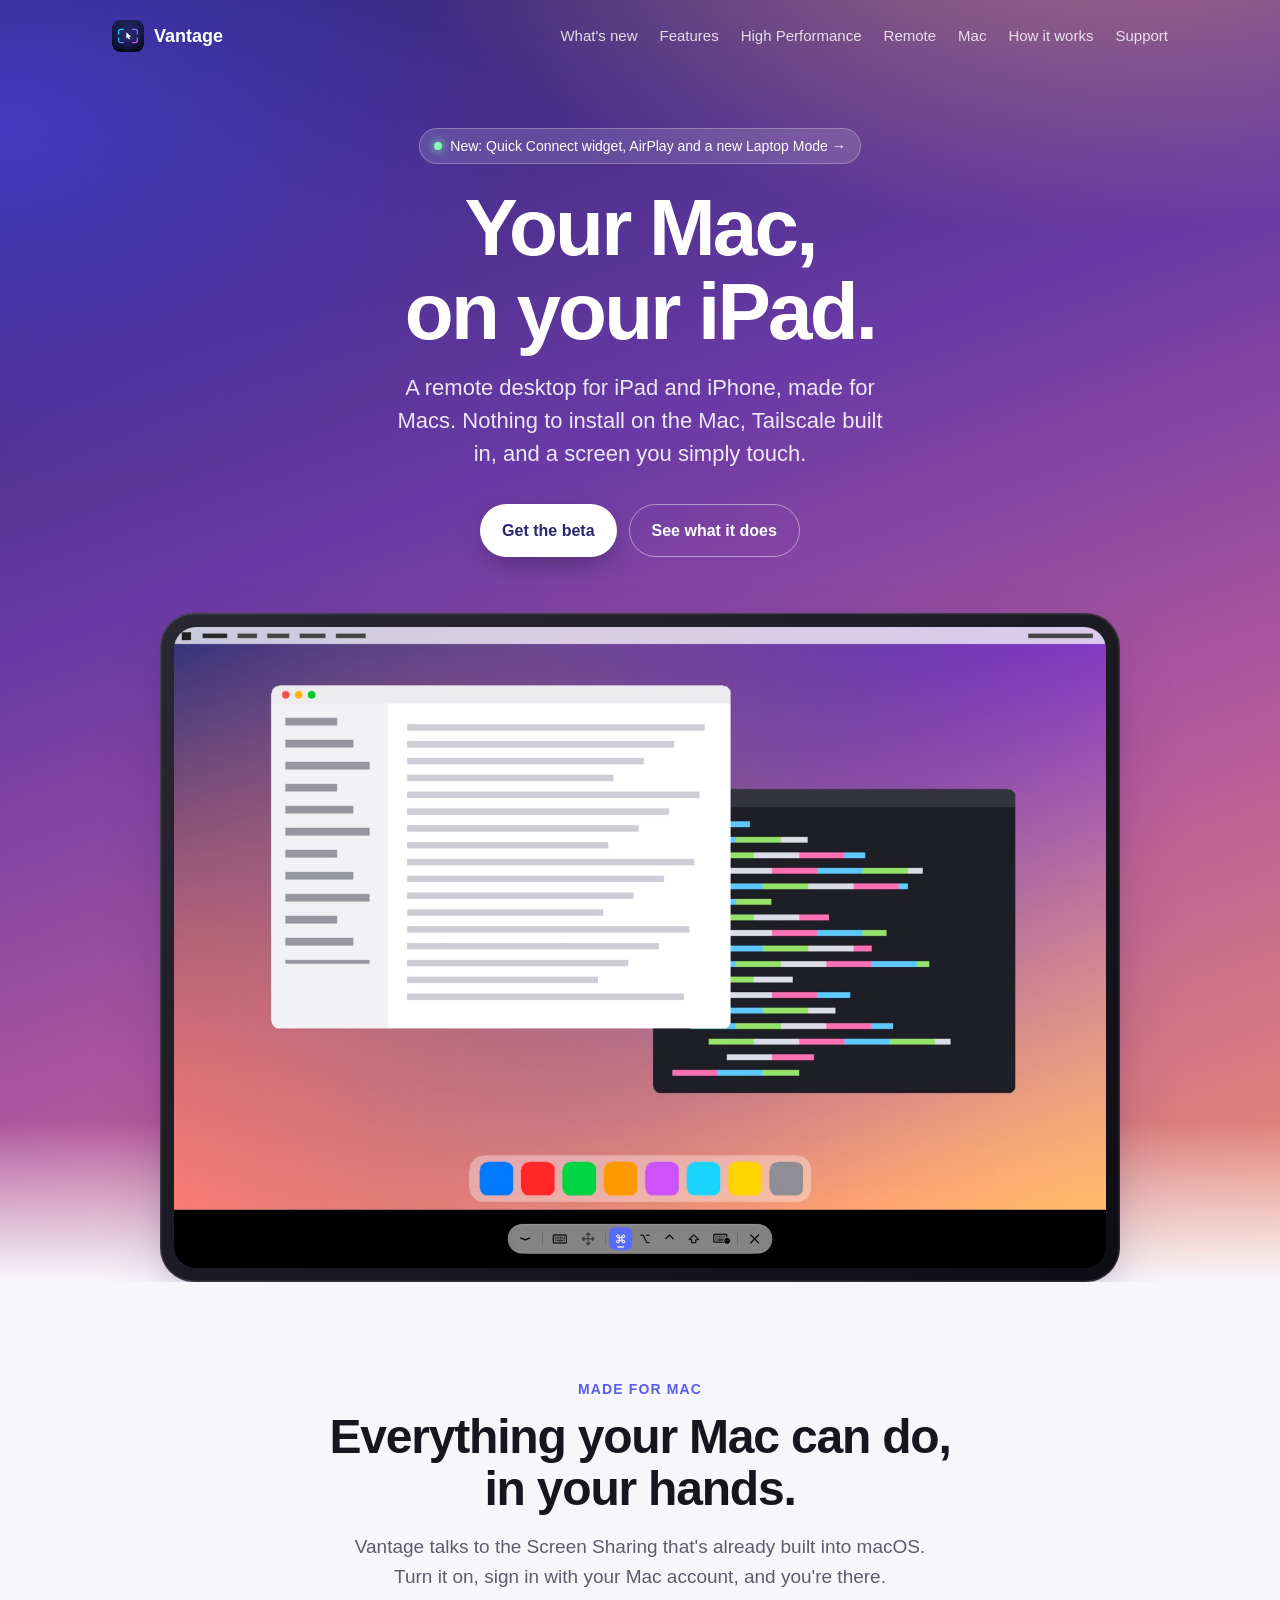
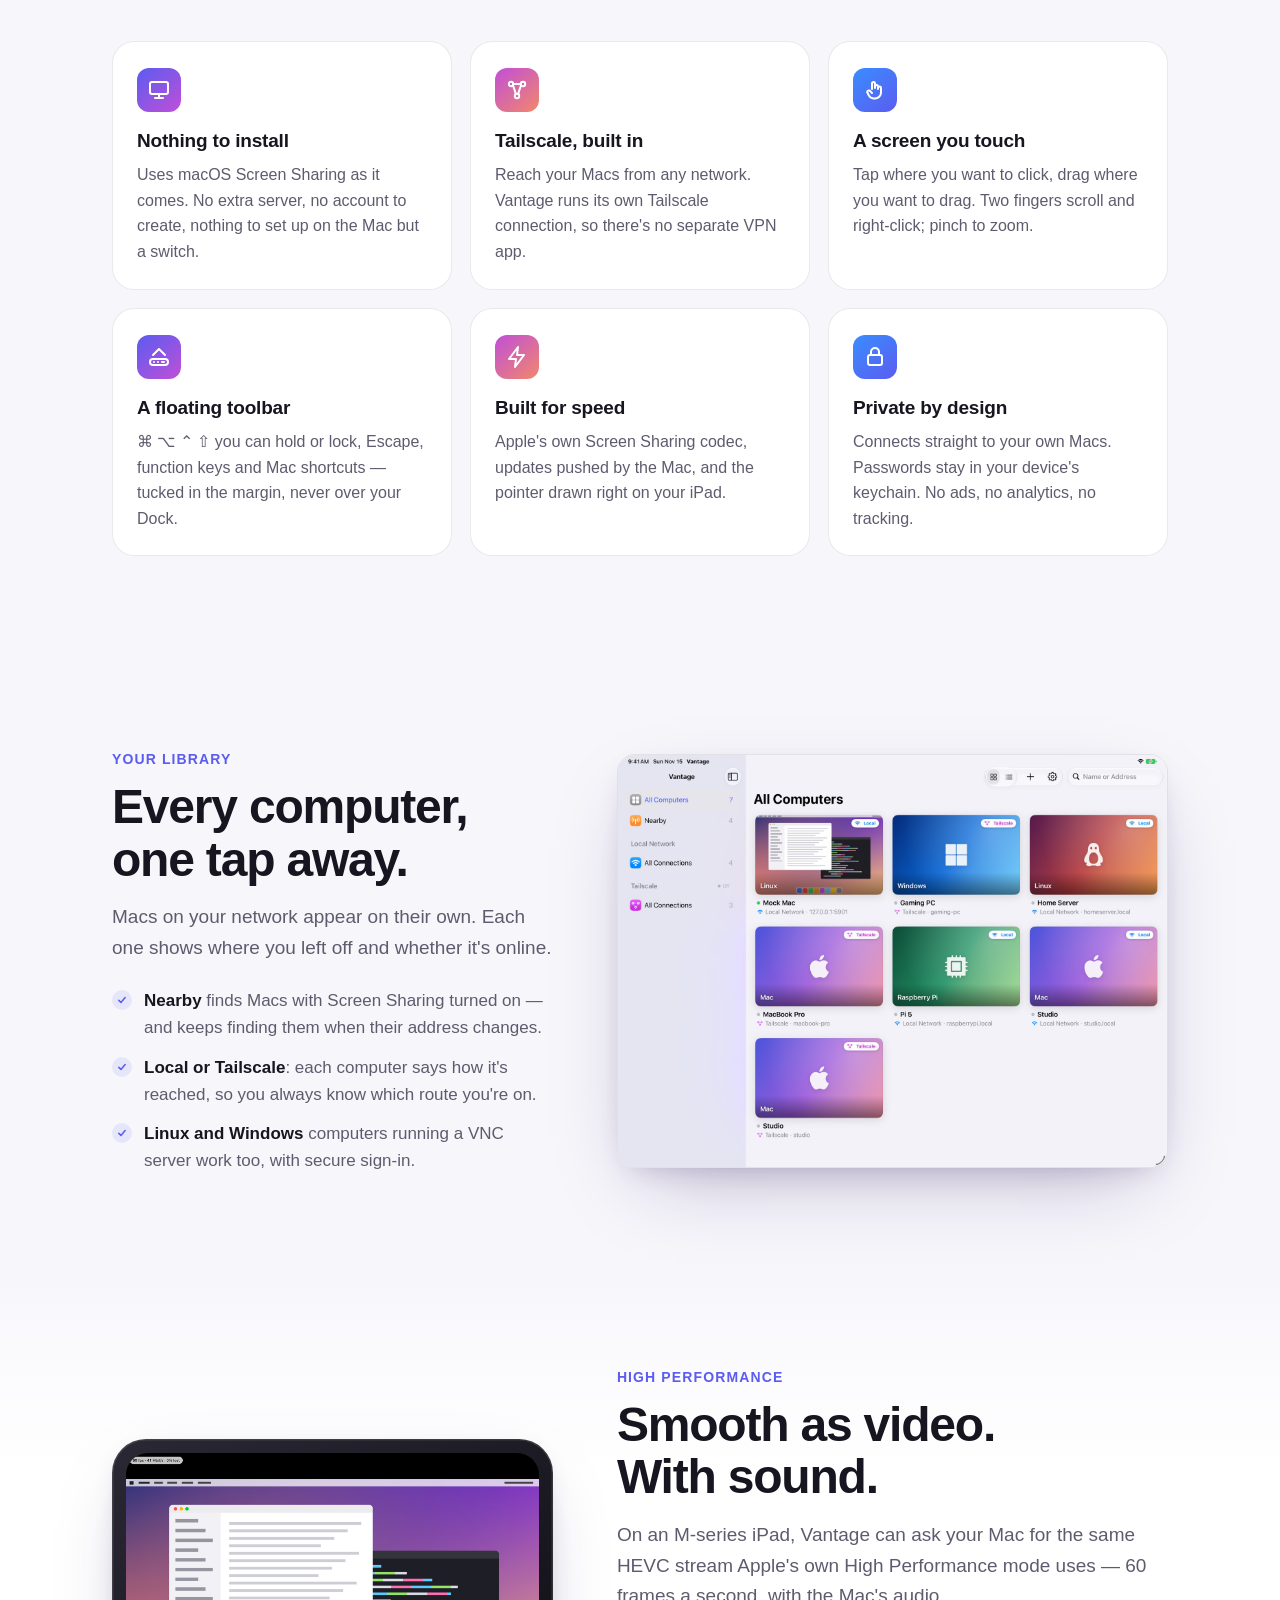
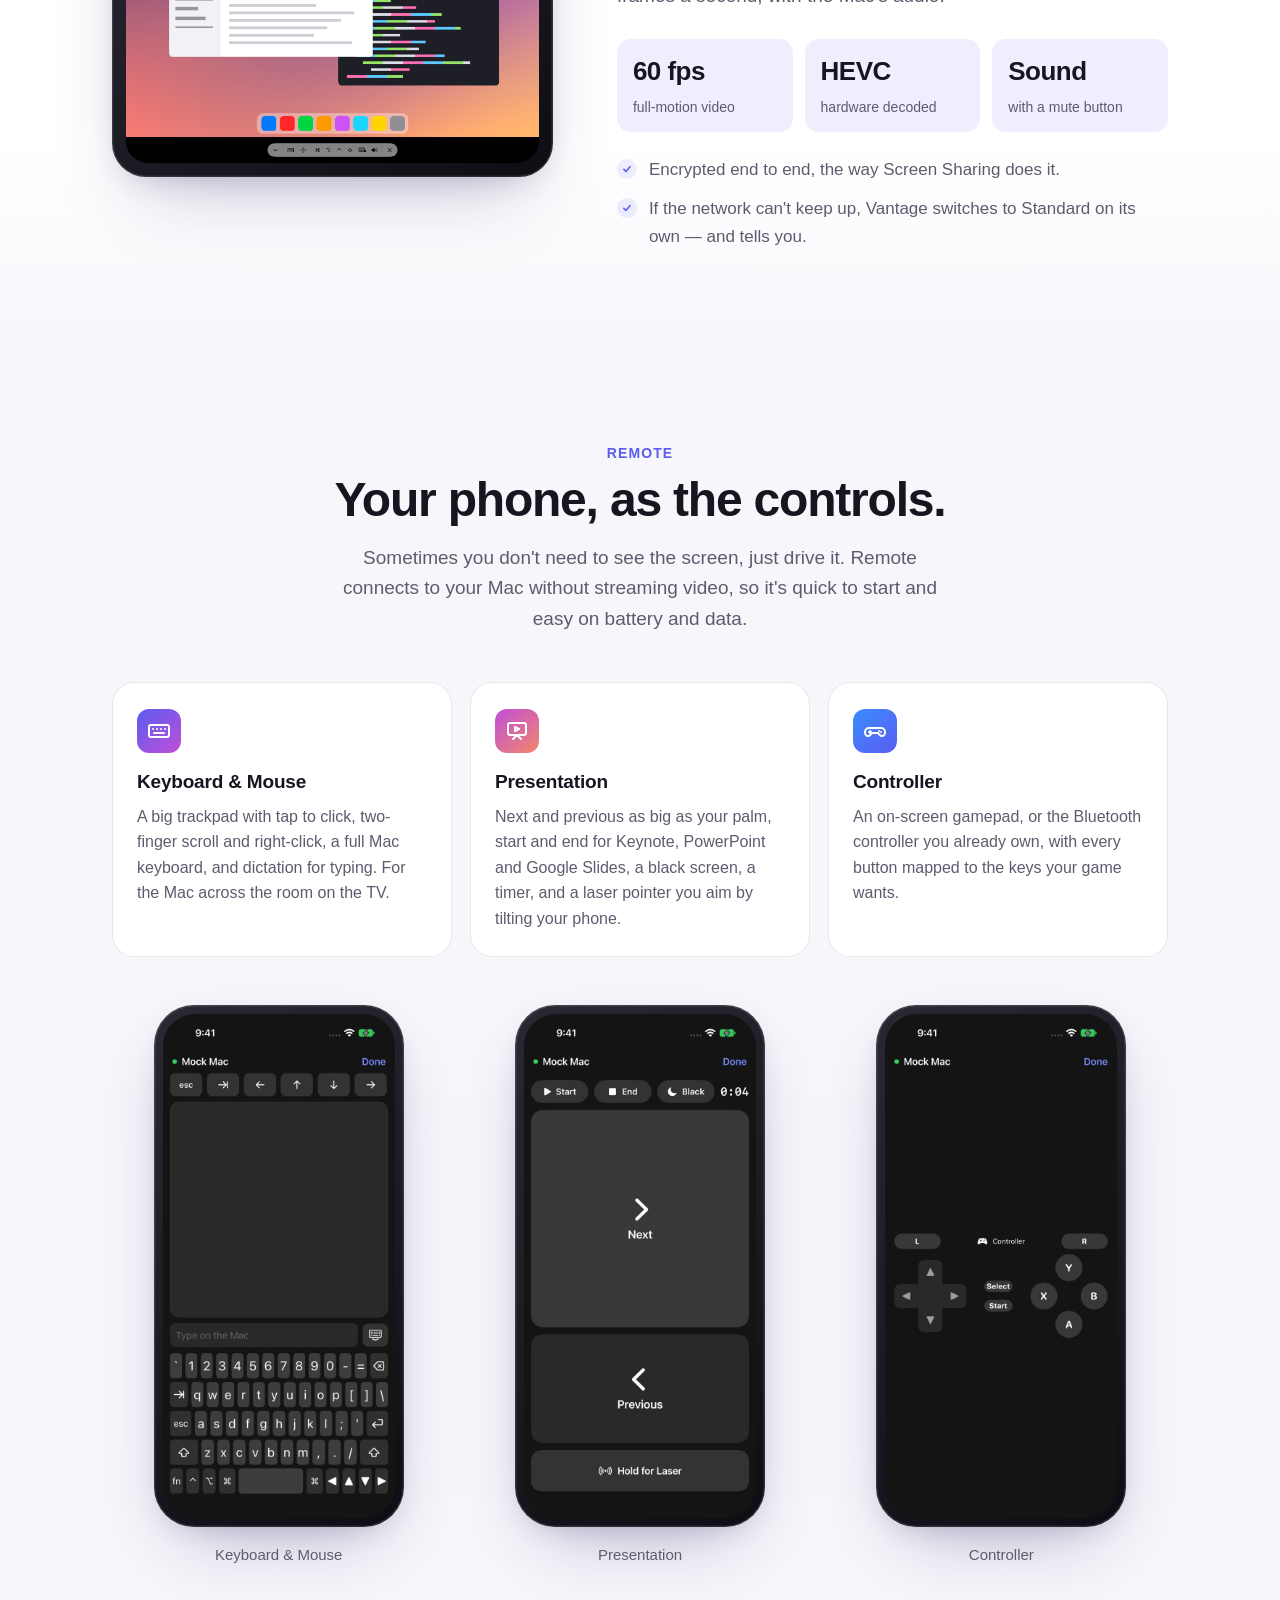
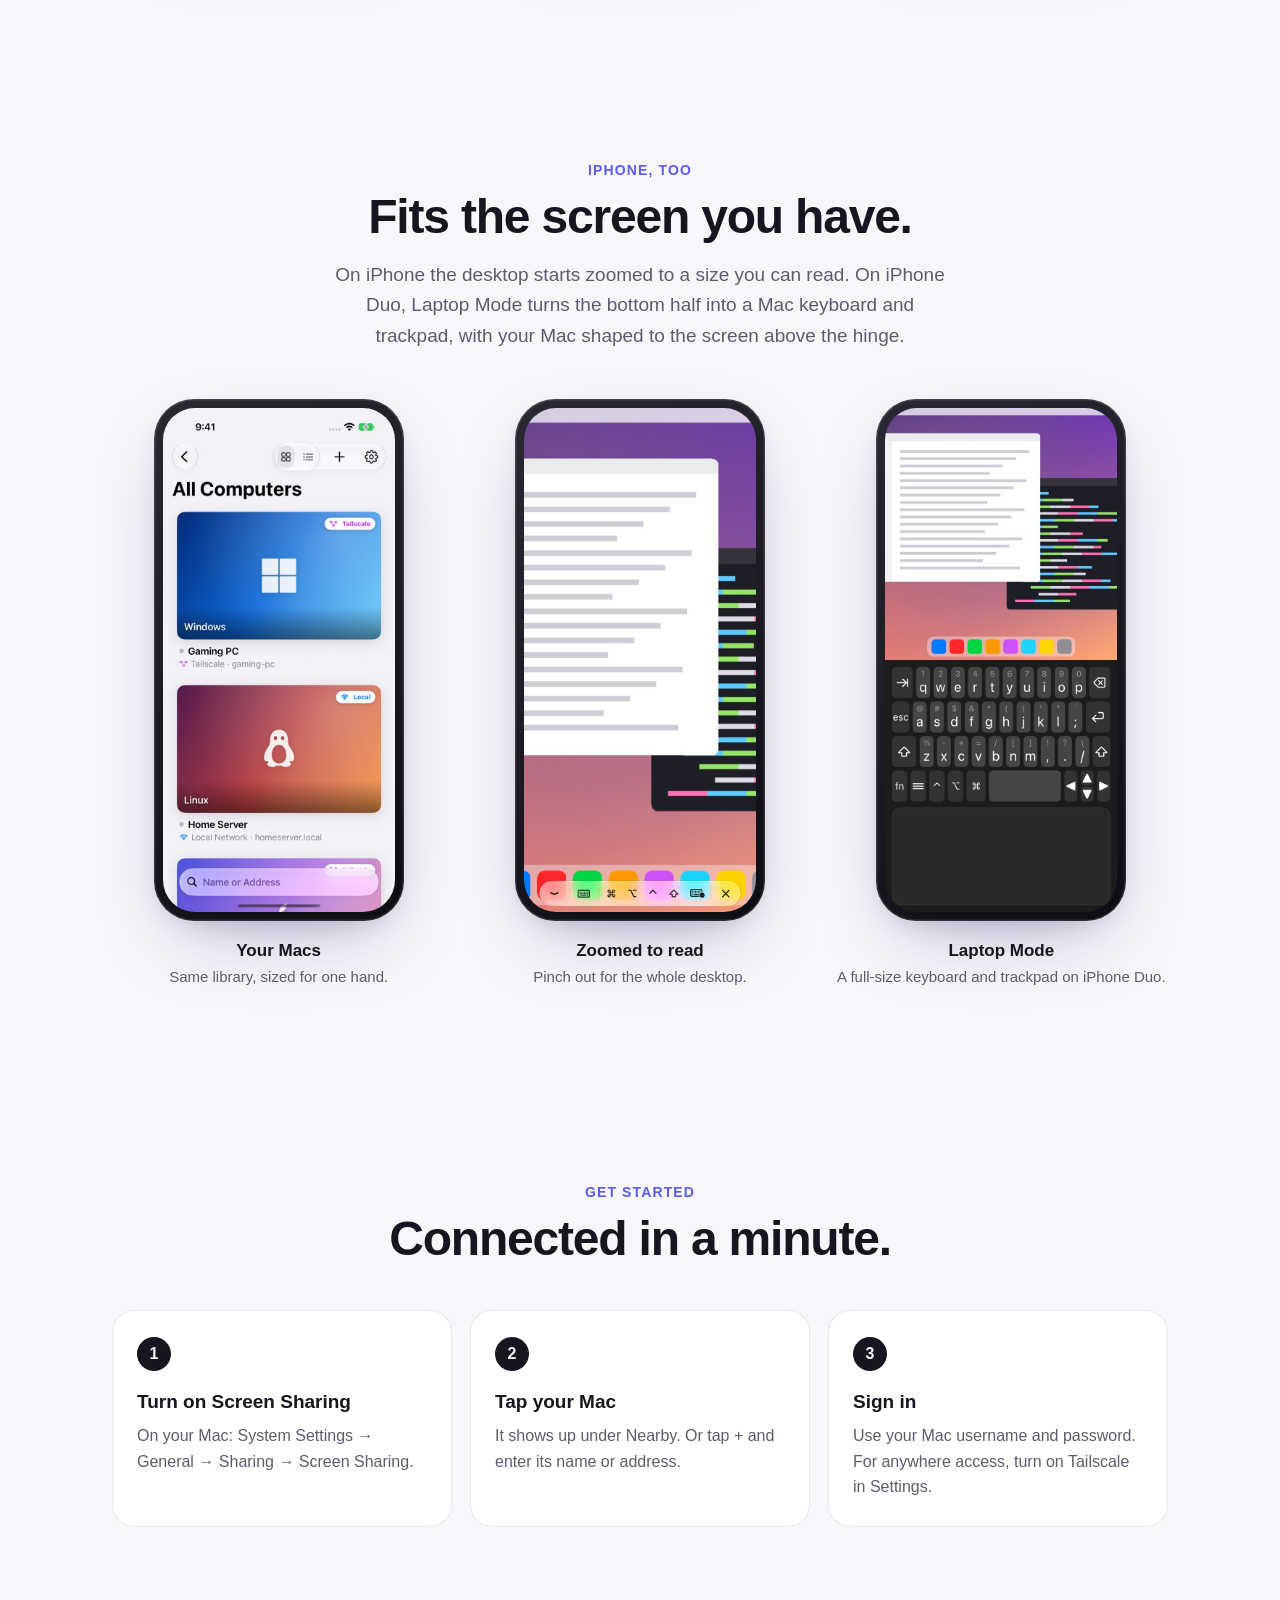
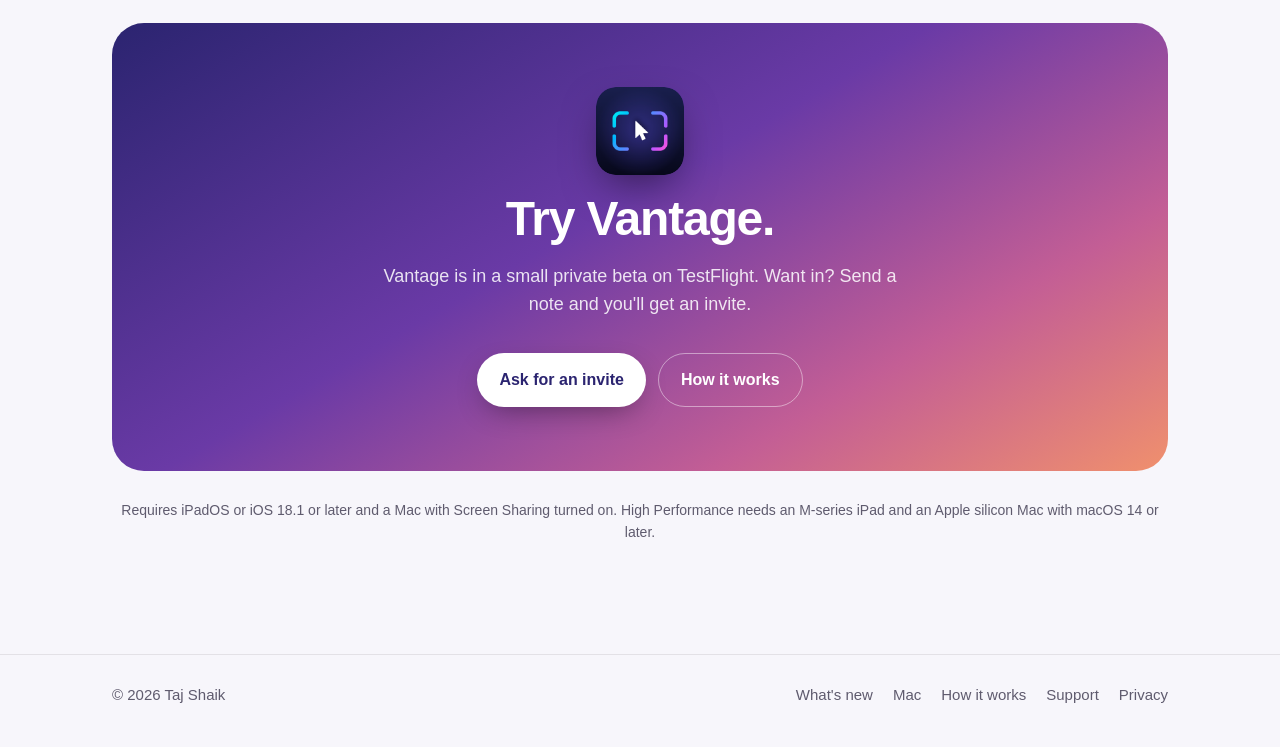
<file: index.html>
<!doctype html>
<html lang="en">
<head>
<meta charset="utf-8">
<meta name="viewport" content="width=device-width, initial-scale=1">
<title>Vantage — Your Mac, on your iPad</title>
<meta name="description" content="Vantage is a remote desktop for iPad and iPhone, made for Macs. Built-in Tailscale, a floating toolbar, a screen you simply touch, High Performance video with sound, and remotes for your keyboard, slides and games.">
<meta property="og:title" content="Vantage — Your Mac, on your iPad">
<meta property="og:description" content="A remote desktop for iPad and iPhone, made for Macs. Nothing to install on the Mac.">
<meta property="og:image" content="img/session.jpg">
<link rel="icon" href="img/icon-256.png">
<link rel="apple-touch-icon" href="img/icon-256.png">
<link rel="stylesheet" href="home.css">
</head>
<body>

<header class="top">
  <div class="wrap">
    <a class="brand" href="./"><img src="img/icon-256.png" alt="">Vantage</a>
    <nav>
      <a href="new.html">What's new</a>
      <a class="hide-s" href="#features">Features</a>
      <a class="hide-s" href="#high-performance">High Performance</a>
      <a class="hide-s" href="#remote">Remote</a>
      <a class="hide-s" href="mac.html">Mac</a>
      <a href="how.html">How it works</a>
      <a href="support.html">Support</a>
    </nav>
  </div>
</header>

<div class="hero">
  <div class="wrap">
    <a class="eyebrow" href="new.html" style="color:#fff"><span class="dot"></span>New: Quick Connect widget, AirPlay and a new Laptop Mode&nbsp;→</a>
    <h1>Your Mac,<br>on your iPad.</h1>
    <p class="lede">A remote desktop for iPad and iPhone, made for Macs. Nothing to install on the Mac, Tailscale built in, and a screen you simply touch.</p>
    <div class="ctas">
      <a class="btn primary" href="#beta">Get the beta</a>
      <a class="btn ghost" href="#features">See what it does</a>
    </div>
    <div class="ipad">
      <img class="natural" src="img/session.jpg" width="1600" height="1100"
           alt="A Mac desktop filling an iPad's screen, with Vantage's floating toolbar along the bottom edge">
    </div>
  </div>
</div>

<section id="features">
  <div class="wrap">
    <div class="center">
      <div class="kicker">Made for Mac</div>
      <h2>Everything your Mac can do,<br>in your hands.</h2>
      <p class="sub">Vantage talks to the Screen Sharing that's already built into macOS. Turn it on, sign in with your Mac account, and you're there.</p>
    </div>
    <div class="grid">
      <div class="card">
        <div class="icon"><svg viewBox="0 0 24 24" fill="none" stroke="currentColor" stroke-width="2" stroke-linecap="round" stroke-linejoin="round"><rect x="3" y="4" width="18" height="12" rx="2"/><path d="M8 20h8M12 16v4"/></svg></div>
        <h3>Nothing to install</h3>
        <p>Uses macOS Screen Sharing as it comes. No extra server, no account to create, nothing to set up on the Mac but a switch.</p>
      </div>
      <div class="card">
        <div class="icon warm"><svg viewBox="0 0 24 24" fill="none" stroke="currentColor" stroke-width="2" stroke-linecap="round" stroke-linejoin="round"><circle cx="6" cy="6" r="2.2"/><circle cx="18" cy="6" r="2.2"/><circle cx="12" cy="18" r="2.2"/><path d="M8 7.2l2.8 8.6M16 7.2l-2.8 8.6M8.2 6h7.6"/></svg></div>
        <h3>Tailscale, built in</h3>
        <p>Reach your Macs from any network. Vantage runs its own Tailscale connection, so there's no separate VPN app.</p>
      </div>
      <div class="card">
        <div class="icon cool"><svg viewBox="0 0 24 24" fill="none" stroke="currentColor" stroke-width="2" stroke-linecap="round" stroke-linejoin="round"><path d="M9 11V5.5a1.5 1.5 0 013 0V10m0-1.5a1.5 1.5 0 013 0V11m0-1a1.5 1.5 0 013 0v4.5a6 6 0 01-6 6h-1a6 6 0 01-5-2.7L4.6 15a1.6 1.6 0 012.6-1.9L9 15"/></svg></div>
        <h3>A screen you touch</h3>
        <p>Tap where you want to click, drag where you want to drag. Two fingers scroll and right-click; pinch to zoom.</p>
      </div>
      <div class="card">
        <div class="icon"><svg viewBox="0 0 24 24" fill="none" stroke="currentColor" stroke-width="2" stroke-linecap="round" stroke-linejoin="round"><rect x="3" y="14" width="18" height="6" rx="3"/><path d="M7 17h.01M11 17h.01M15 17h2"/><path d="M6 10l6-6 6 6"/></svg></div>
        <h3>A floating toolbar</h3>
        <p>⌘ ⌥ ⌃ ⇧ you can hold or lock, Escape, function keys and Mac shortcuts — tucked in the margin, never over your Dock.</p>
      </div>
      <div class="card">
        <div class="icon warm"><svg viewBox="0 0 24 24" fill="none" stroke="currentColor" stroke-width="2" stroke-linecap="round" stroke-linejoin="round"><path d="M13 2L4 14h7l-1 8 9-12h-7l1-8z"/></svg></div>
        <h3>Built for speed</h3>
        <p>Apple's own Screen Sharing codec, updates pushed by the Mac, and the pointer drawn right on your iPad.</p>
      </div>
      <div class="card">
        <div class="icon cool"><svg viewBox="0 0 24 24" fill="none" stroke="currentColor" stroke-width="2" stroke-linecap="round" stroke-linejoin="round"><rect x="5" y="10" width="14" height="10" rx="2"/><path d="M8 10V7a4 4 0 018 0v3"/></svg></div>
        <h3>Private by design</h3>
        <p>Connects straight to your own Macs. Passwords stay in your device's keychain. No ads, no analytics, no tracking.</p>
      </div>
    </div>
  </div>
</section>

<section>
  <div class="wrap split">
    <div>
      <div class="kicker">Your library</div>
      <h2>Every computer, one tap away.</h2>
      <p class="sub">Macs on your network appear on their own. Each one shows where you left off and whether it's online.</p>
      <ul class="points">
        <li><span><b>Nearby</b> finds Macs with Screen Sharing turned on — and keeps finding them when their address changes.</span></li>
        <li><span><b>Local or Tailscale</b>: each computer says how it's reached, so you always know which route you're on.</span></li>
        <li><span><b>Linux and Windows</b> computers running a VNC server work too, with secure sign-in.</span></li>
      </ul>
    </div>
    <img class="shot" src="img/library.jpg" width="1600" height="1200" loading="lazy"
         alt="Vantage's library: computers as cards with screenshots, online dots and Local or Tailscale badges">
  </div>
</section>

<section id="high-performance" class="band">
  <div class="wrap split flip">
    <div>
      <div class="kicker">High Performance</div>
      <h2>Smooth as video.<br>With sound.</h2>
      <p class="sub">On an M-series iPad, Vantage can ask your Mac for the same HEVC stream Apple's own High Performance mode uses — 60 frames a second, with the Mac's audio.</p>
      <div class="stats">
        <div class="stat"><b>60 fps</b><span>full-motion video</span></div>
        <div class="stat"><b>HEVC</b><span>hardware decoded</span></div>
        <div class="stat"><b>Sound</b><span>with a mute button</span></div>
      </div>
      <ul class="points">
        <li><span>Encrypted end to end, the way Screen Sharing does it.</span></li>
        <li><span>If the network can't keep up, Vantage switches to Standard on its own — and tells you.</span></li>
      </ul>
    </div>
    <div class="ipad" style="margin:0">
      <img src="img/hp.jpg" width="1600" height="1200" loading="lazy"
           alt="A High Performance session with a stats readout reading 60 fps, 41 Mbit/s, 0% lost">
    </div>
  </div>
</section>

<section id="remote">
  <div class="wrap">
    <div class="center">
      <div class="kicker">Remote</div>
      <h2>Your phone, as the controls.</h2>
      <p class="sub">Sometimes you don't need to see the screen, just drive it. Remote connects to your Mac without streaming video, so it's quick to start and easy on battery and data.</p>
    </div>
    <div class="grid">
      <div class="card">
        <div class="icon"><svg viewBox="0 0 24 24" fill="none" stroke="currentColor" stroke-width="2" stroke-linecap="round" stroke-linejoin="round"><rect x="2" y="6" width="20" height="12" rx="2"/><path d="M6 10h.01M10 10h.01M14 10h.01M18 10h.01M7 14h10"/></svg></div>
        <h3>Keyboard &amp; Mouse</h3>
        <p>A big trackpad with tap to click, two-finger scroll and right-click, a full Mac keyboard, and dictation for typing. For the Mac across the room on the TV.</p>
      </div>
      <div class="card">
        <div class="icon warm"><svg viewBox="0 0 24 24" fill="none" stroke="currentColor" stroke-width="2" stroke-linecap="round" stroke-linejoin="round"><rect x="3" y="4" width="18" height="12" rx="2"/><path d="M10 8l4 2-4 2z"/><path d="M8 20l4-4 4 4"/></svg></div>
        <h3>Presentation</h3>
        <p>Next and previous as big as your palm, start and end for Keynote, PowerPoint and Google Slides, a black screen, a timer, and a laser pointer you aim by tilting your phone.</p>
      </div>
      <div class="card">
        <div class="icon cool"><svg viewBox="0 0 24 24" fill="none" stroke="currentColor" stroke-width="2" stroke-linecap="round" stroke-linejoin="round"><path d="M6 9h12a4 4 0 014 4v1a3 3 0 01-5.2 2L15 14H9l-1.8 2A3 3 0 012 14v-1a4 4 0 014-4z"/><path d="M7 12v2M6 13h2M16 12h.01M18 13h.01"/></svg></div>
        <h3>Controller</h3>
        <p>An on-screen gamepad, or the Bluetooth controller you already own, with every button mapped to the keys your game wants.</p>
      </div>
    </div>
    <div class="phones">
      <figure>
        <div class="phone"><img src="img/remote-keyboard.jpg" width="640" height="1391" loading="lazy" alt="The Keyboard and Mouse remote: a trackpad above a Mac keyboard"></div>
        <figcaption>Keyboard &amp; Mouse</figcaption>
      </figure>
      <figure>
        <div class="phone"><img src="img/remote-presentation.jpg" width="640" height="1391" loading="lazy" alt="The Presentation remote: big Next and Previous buttons, Start, End, Black, a timer and a laser button"></div>
        <figcaption>Presentation</figcaption>
      </figure>
      <figure>
        <div class="phone"><img src="img/remote-controller.jpg" width="640" height="1391" loading="lazy" alt="The Controller remote: an on-screen gamepad"></div>
        <figcaption>Controller</figcaption>
      </figure>
    </div>
  </div>
</section>

<section>
  <div class="wrap">
    <div class="center">
      <div class="kicker">iPhone, too</div>
      <h2>Fits the screen you have.</h2>
      <p class="sub">On iPhone the desktop starts zoomed to a size you can read. On iPhone Duo, Laptop Mode turns the bottom half into a Mac keyboard and trackpad, with your Mac shaped to the screen above the hinge.</p>
    </div>
    <div class="phones">
      <figure>
        <div class="phone"><img src="img/library-phone.jpg" width="640" height="1391" loading="lazy" alt="The Vantage library on an iPhone"></div>
        <figcaption><b>Your Macs</b>Same library, sized for one hand.</figcaption>
      </figure>
      <figure>
        <div class="phone"><img src="img/phone.jpg" width="640" height="1391" loading="lazy" alt="A Mac session on an iPhone, zoomed to a readable size"></div>
        <figcaption><b>Zoomed to read</b>Pinch out for the whole desktop.</figcaption>
      </figure>
      <figure>
        <div class="phone"><img src="img/tabletop.jpg" width="640" height="1391" loading="lazy" alt="Laptop Mode on iPhone Duo: the Mac above the hinge, a Mac keyboard and trackpad below"></div>
        <figcaption><b>Laptop Mode</b>A full-size keyboard and trackpad on iPhone Duo.</figcaption>
      </figure>
    </div>
  </div>
</section>

<section>
  <div class="wrap">
    <div class="center">
      <div class="kicker">Get started</div>
      <h2>Connected in a minute.</h2>
    </div>
    <div class="steps">
      <div class="step"><h3>Turn on Screen Sharing</h3><p>On your Mac: System Settings → General → Sharing → Screen Sharing.</p></div>
      <div class="step"><h3>Tap your Mac</h3><p>It shows up under Nearby. Or tap + and enter its name or address.</p></div>
      <div class="step"><h3>Sign in</h3><p>Use your Mac username and password. For anywhere access, turn on Tailscale in Settings.</p></div>
    </div>
  </div>
</section>

<section id="beta" style="padding-top:0">
  <div class="wrap">
    <div class="closer">
      <img src="img/icon-256.png" alt="">
      <h2>Try Vantage.</h2>
      <p>Vantage is in a small private beta on TestFlight. Want in? Send a note and you'll get an invite.</p>
      <div class="ctas">
        <a class="btn primary" href="mailto:tajshaik24@gmail.com?subject=Vantage%20beta">Ask for an invite</a>
        <a class="btn ghost" href="how.html">How it works</a>
      </div>
    </div>
    <p class="reqs">Requires iPadOS or iOS 18.1 or later and a Mac with Screen Sharing turned on. High Performance needs an M-series iPad and an Apple silicon Mac with macOS 14 or later.</p>
  </div>
</section>

<footer>
  <div class="wrap">
    <span>© 2026 Taj Shaik</span>
    <nav><a href="new.html">What's new</a><a href="mac.html">Mac</a><a href="how.html">How it works</a><a href="support.html">Support</a><a href="privacy.html">Privacy</a></nav>
  </div>
</footer>

</body>
</html>
</file>
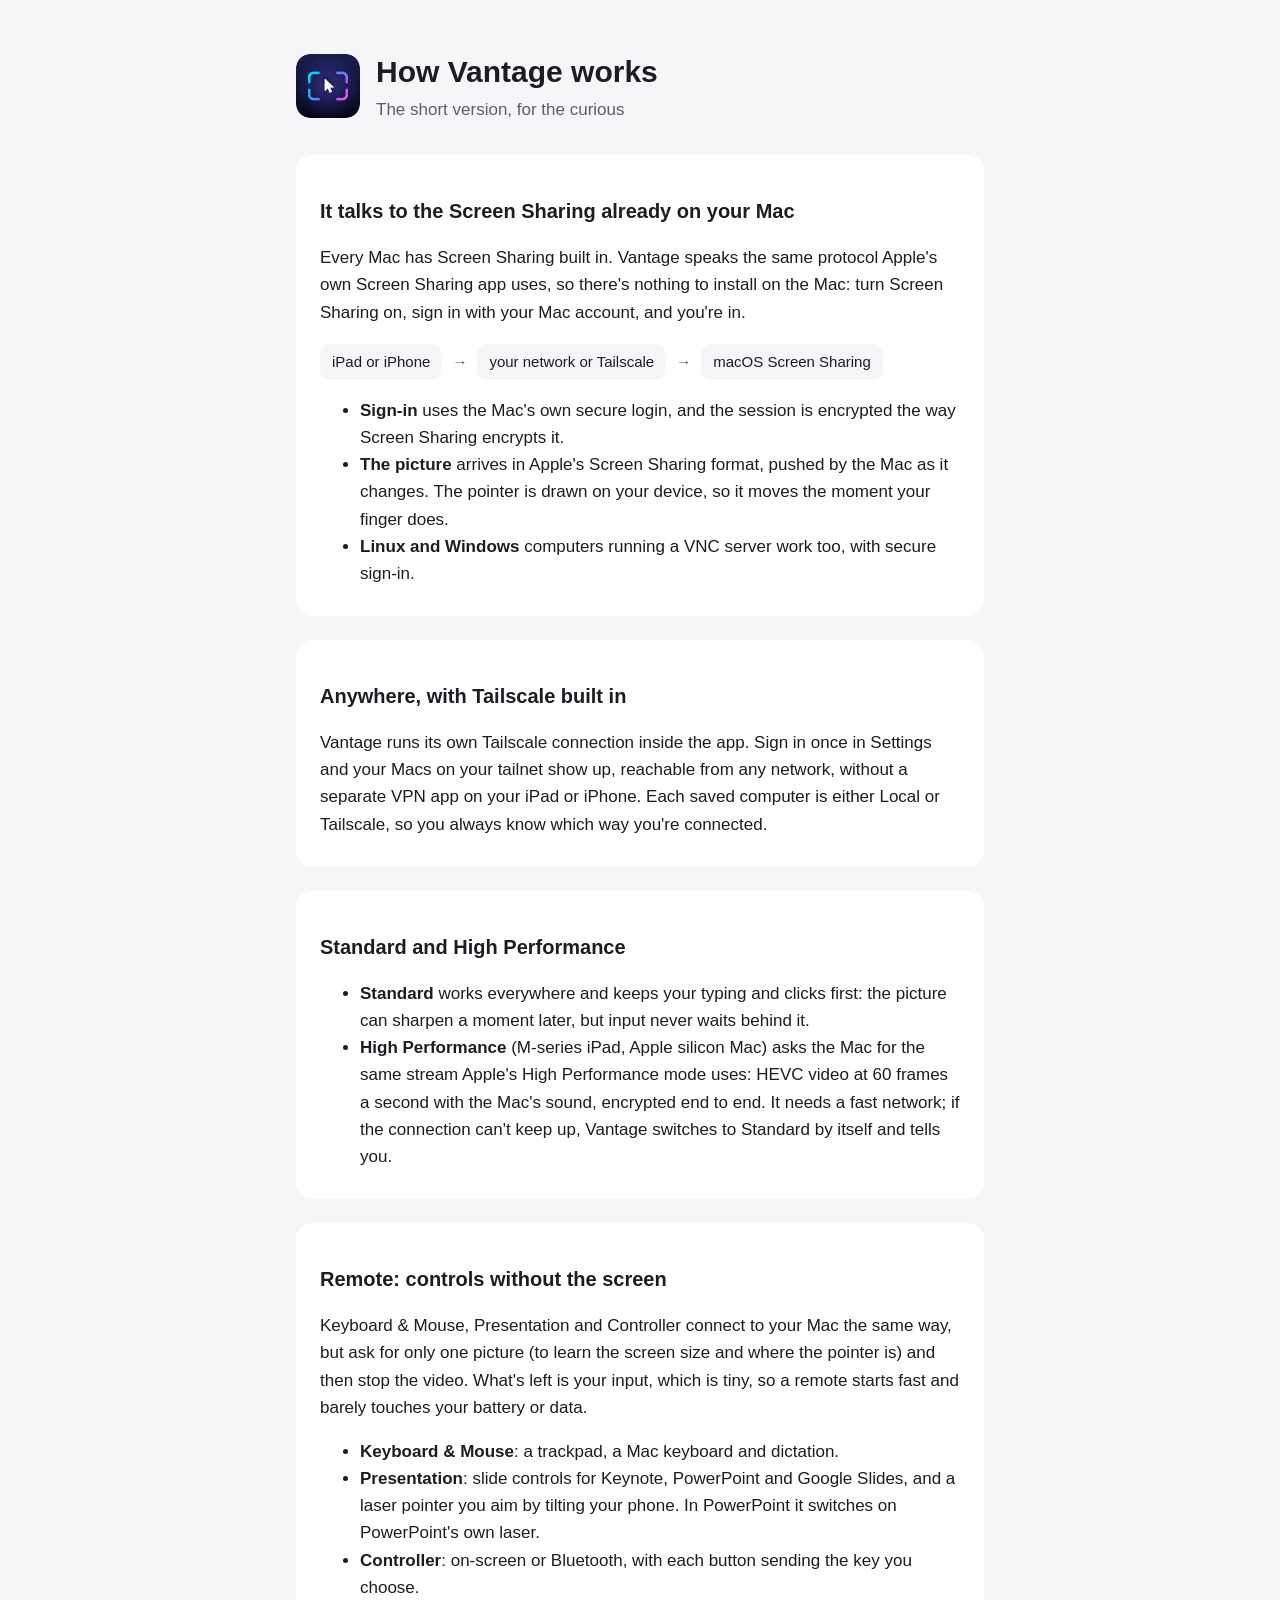
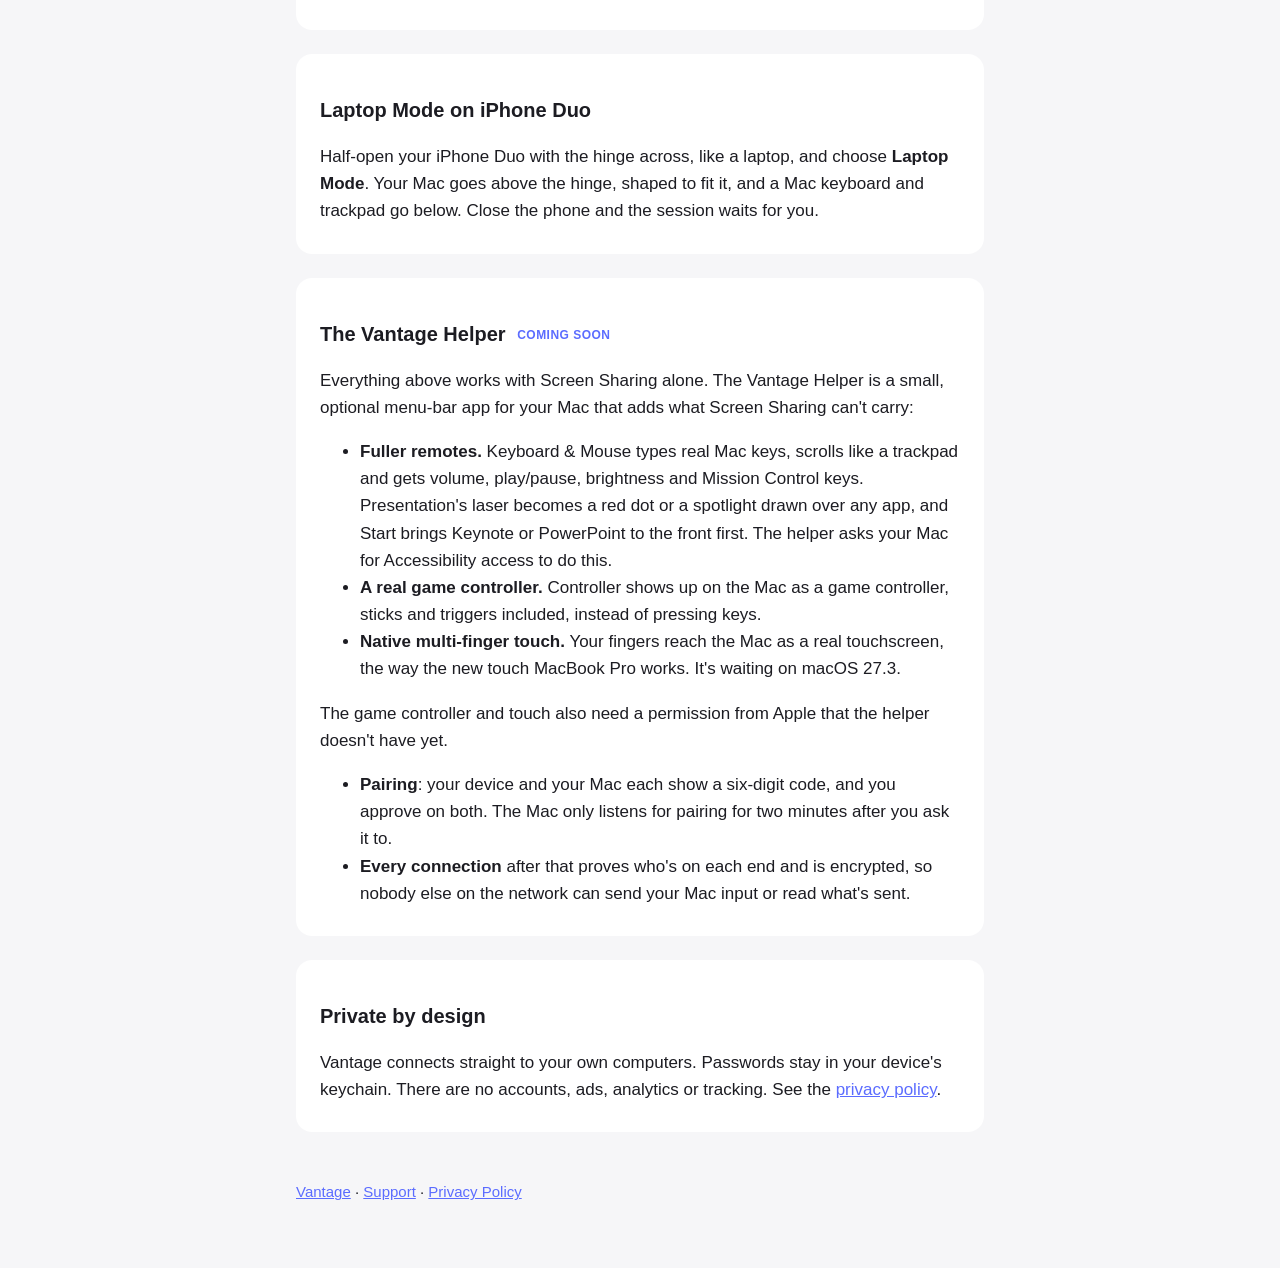
<file: how.html>
<!doctype html>
<html lang="en">
<head>
<meta charset="utf-8">
<meta name="viewport" content="width=device-width, initial-scale=1">
<title>How Vantage Works</title>
<meta name="description" content="How Vantage connects to your Mac: macOS Screen Sharing, built-in Tailscale, High Performance video, Remote controls, Laptop Mode and the optional Vantage Helper.">
<link rel="icon" href="img/icon-256.png">
<link rel="stylesheet" href="style.css">
<style>
.flow { display: flex; align-items: center; gap: 10px; flex-wrap: wrap; margin: 18px 0 8px; font-size: 15px; }
.flow span { background: var(--bg); border-radius: 10px; padding: 6px 12px; }
.flow i { color: var(--muted); font-style: normal; }
.tag { display: inline-block; font-size: 12px; font-weight: 600; letter-spacing: .04em; text-transform: uppercase;
       color: var(--accent); margin-left: 6px; vertical-align: 2px; }
</style>
</head>
<body>
<main>
<header><img src="icon.png" alt=""><div><h1>How Vantage works</h1><div class="muted">The short version, for the curious</div></div></header>

<section class="card">
<h2>It talks to the Screen Sharing already on your Mac</h2>
<p>Every Mac has Screen Sharing built in. Vantage speaks the same protocol Apple's own Screen Sharing app uses, so there's
nothing to install on the Mac: turn Screen Sharing on, sign in with your Mac account, and you're in.</p>
<div class="flow"><span>iPad or iPhone</span><i>→</i><span>your network or Tailscale</span><i>→</i><span>macOS Screen Sharing</span></div>
<ul>
<li><b>Sign-in</b> uses the Mac's own secure login, and the session is encrypted the way Screen Sharing encrypts it.</li>
<li><b>The picture</b> arrives in Apple's Screen Sharing format, pushed by the Mac as it changes. The pointer is drawn on your
device, so it moves the moment your finger does.</li>
<li><b>Linux and Windows</b> computers running a VNC server work too, with secure sign-in.</li>
</ul>
</section>

<section class="card">
<h2>Anywhere, with Tailscale built in</h2>
<p>Vantage runs its own Tailscale connection inside the app. Sign in once in Settings and your Macs on your tailnet show up,
reachable from any network, without a separate VPN app on your iPad or iPhone. Each saved computer is either Local or
Tailscale, so you always know which way you're connected.</p>
</section>

<section class="card">
<h2>Standard and High Performance</h2>
<ul>
<li><b>Standard</b> works everywhere and keeps your typing and clicks first: the picture can sharpen a moment later, but input
never waits behind it.</li>
<li><b>High Performance</b> (M-series iPad, Apple silicon Mac) asks the Mac for the same stream Apple's High Performance mode
uses: HEVC video at 60 frames a second with the Mac's sound, encrypted end to end. It needs a fast network; if the
connection can't keep up, Vantage switches to Standard by itself and tells you.</li>
</ul>
</section>

<section class="card">
<h2>Remote: controls without the screen</h2>
<p>Keyboard &amp; Mouse, Presentation and Controller connect to your Mac the same way, but ask for only one picture (to learn
the screen size and where the pointer is) and then stop the video. What's left is your input, which is tiny, so
a remote starts fast and barely touches your battery or data.</p>
<ul>
<li><b>Keyboard &amp; Mouse</b>: a trackpad, a Mac keyboard and dictation.</li>
<li><b>Presentation</b>: slide controls for Keynote, PowerPoint and Google Slides, and a laser pointer you aim by tilting your
phone. In PowerPoint it switches on PowerPoint's own laser.</li>
<li><b>Controller</b>: on-screen or Bluetooth, with each button sending the key you choose.</li>
</ul>
</section>

<section class="card">
<h2>Laptop Mode on iPhone Duo</h2>
<p>Half-open your iPhone Duo with the hinge across, like a laptop, and choose <b>Laptop Mode</b>. Your Mac goes above the hinge,
shaped to fit it, and a Mac keyboard and trackpad go below. Close the phone and the session waits for you.</p>
</section>

<section class="card">
<h2>The Vantage Helper <span class="tag">Coming soon</span></h2>
<p>Everything above works with Screen Sharing alone. The Vantage Helper is a small, optional menu-bar app for your Mac that
adds what Screen Sharing can't carry:</p>
<ul>
<li><b>Fuller remotes.</b> Keyboard &amp; Mouse types real Mac keys, scrolls like a trackpad and gets volume, play/pause,
brightness and Mission Control keys. Presentation's laser becomes a red dot or a spotlight drawn over any app, and
Start brings Keynote or PowerPoint to the front first. The helper asks your Mac for Accessibility access to do this.</li>
<li><b>A real game controller.</b> Controller shows up on the Mac as a game controller, sticks and triggers included,
instead of pressing keys.</li>
<li><b>Native multi-finger touch.</b> Your fingers reach the Mac as a real touchscreen, the way the new touch MacBook Pro
works. It's waiting on macOS 27.3.</li>
</ul>
<p>The game controller and touch also need a permission from Apple that the helper doesn't have yet.</p>
<ul>
<li><b>Pairing</b>: your device and your Mac each show a six-digit code, and you approve on both. The Mac only listens for
pairing for two minutes after you ask it to.</li>
<li><b>Every connection</b> after that proves who's on each end and is encrypted, so nobody else on the network can send
your Mac input or read what's sent.</li>
</ul>
</section>

<section class="card">
<h2>Private by design</h2>
<p>Vantage connects straight to your own computers. Passwords stay in your device's keychain. There are no accounts, ads,
analytics or tracking. See the <a href="privacy.html">privacy policy</a>.</p>
</section>

<nav><a href="./">Vantage</a> · <a href="support.html">Support</a> · <a href="privacy.html">Privacy Policy</a></nav>
</main>
</body>
</html>
</file>
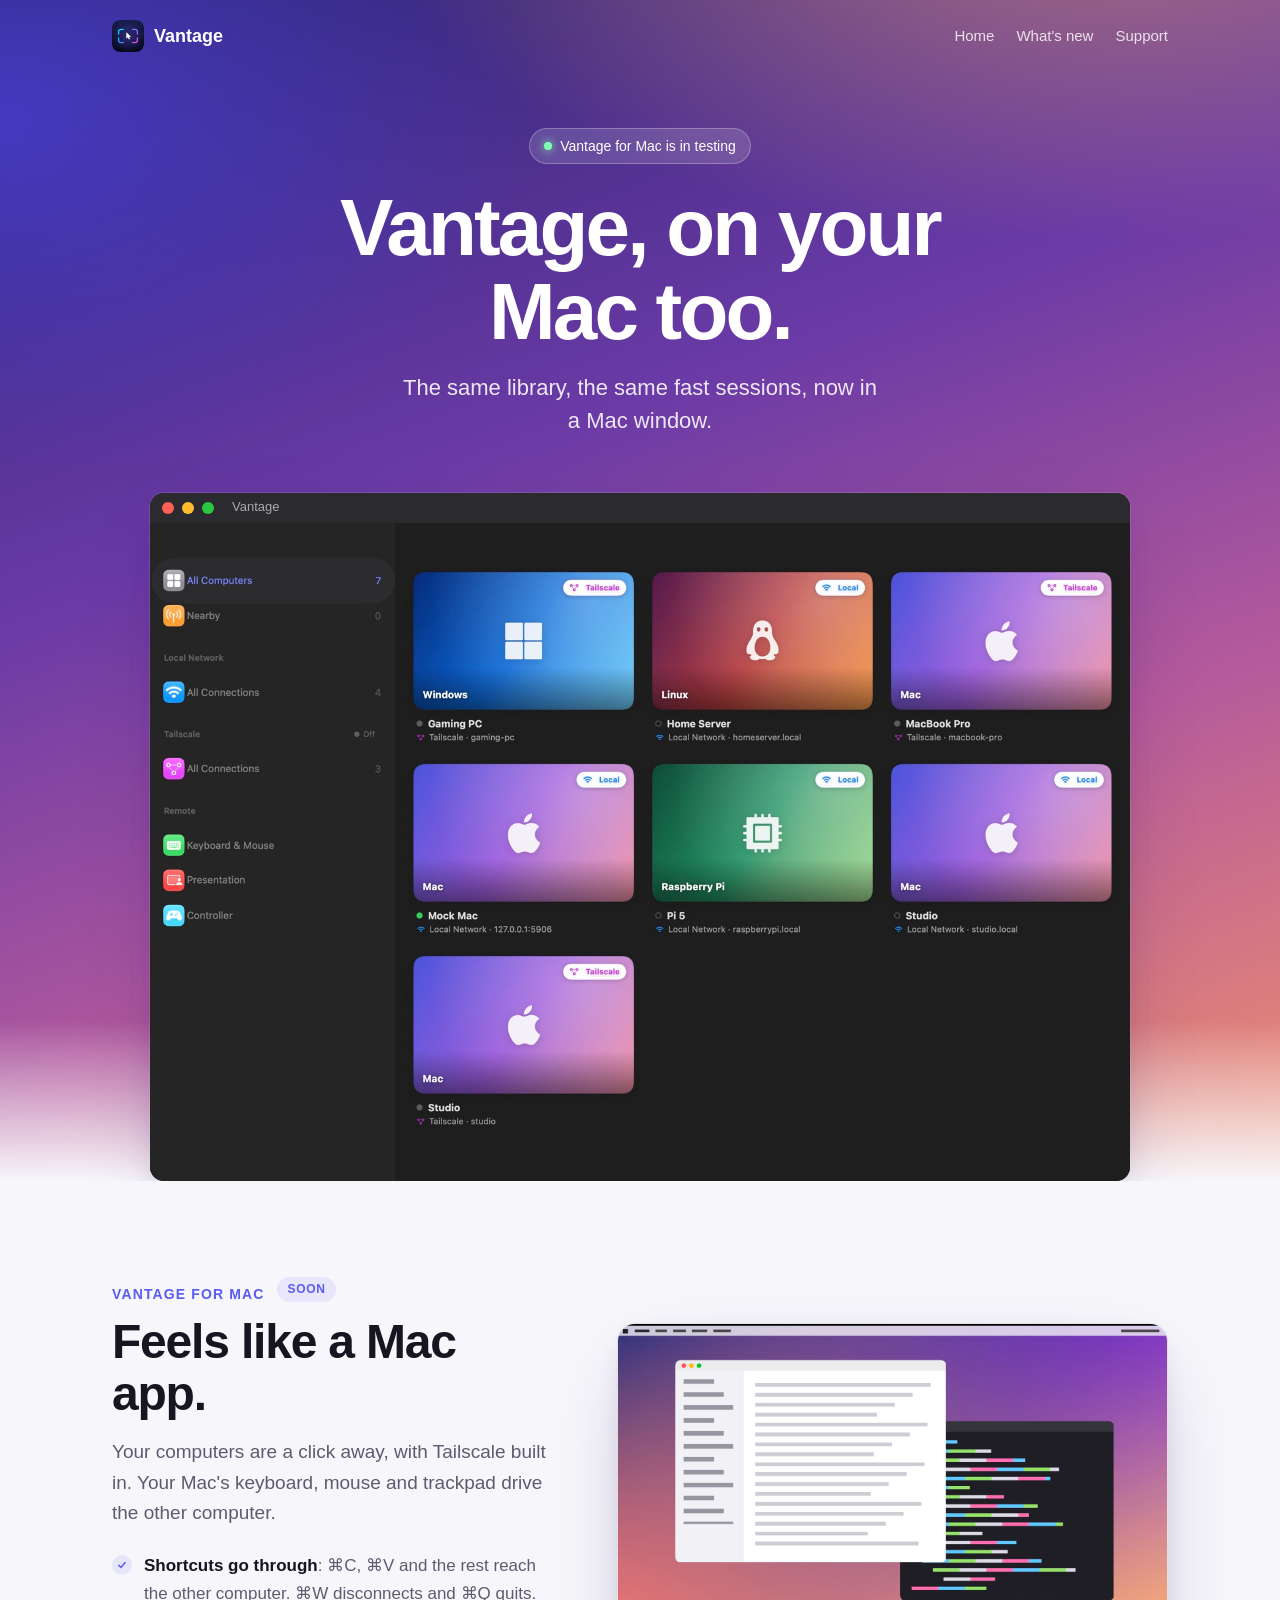
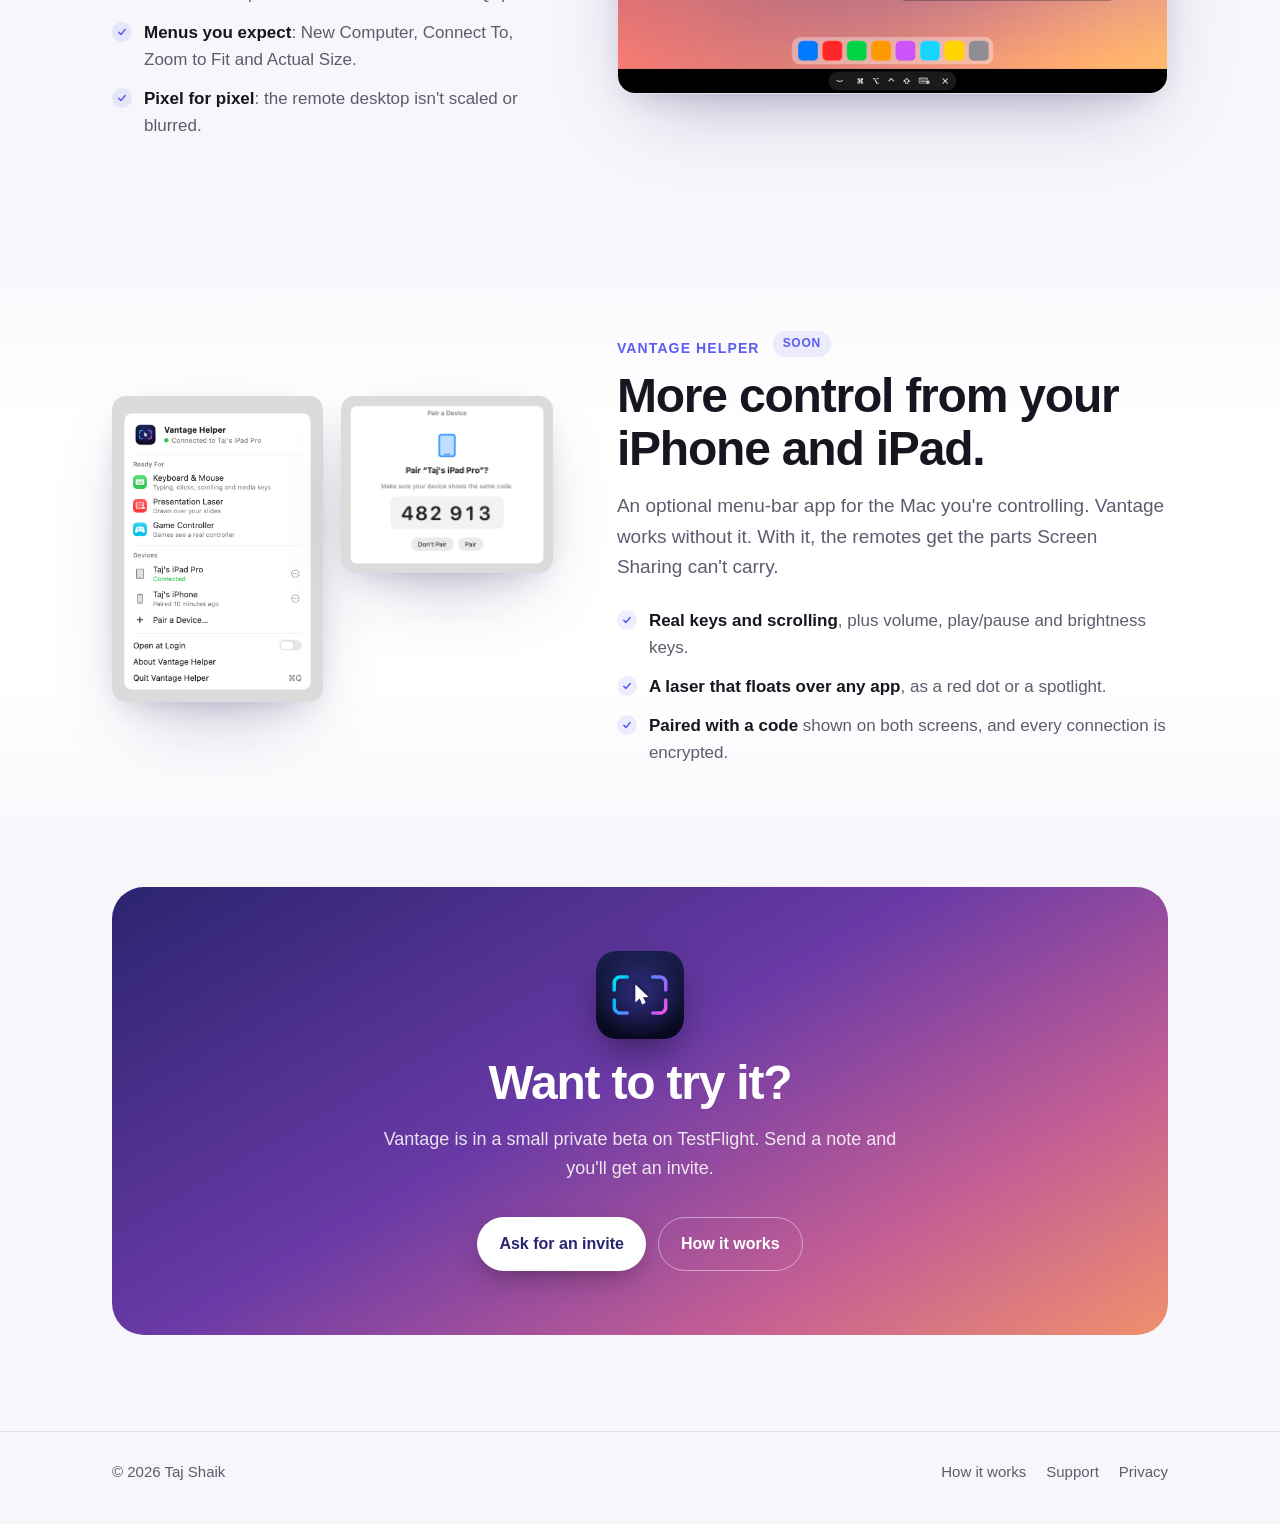
<file: mac.html>
<!doctype html>
<html lang="en">
<head>
<meta charset="utf-8">
<meta name="viewport" content="width=device-width, initial-scale=1">
<title>Vantage on the Mac</title>
<meta name="description" content="Vantage for Mac reaches your other computers from your Mac, and the optional Vantage Helper gives your iPhone and iPad fuller control of a Mac.">
<meta property="og:title" content="Vantage on the Mac">
<meta property="og:image" content="img/mac-library.jpg">
<link rel="icon" href="img/icon-256.png">
<link rel="apple-touch-icon" href="img/icon-256.png">
<link rel="stylesheet" href="home.css">
<style>
.hero.short { padding-bottom: 0; }
.hero.short h1 { max-width: 15ch; }
.macwin {
  margin: 56px auto 0; max-width: 980px; border-radius: 14px; overflow: hidden; text-align: left;
  background: #1e1e22; box-shadow: var(--shadow), 0 0 0 1px rgba(255, 255, 255, .12);
}
.macwin .bar { height: 30px; display: flex; align-items: center; gap: 8px; padding: 0 12px; background: #2a2a2f; }
.macwin .bar i { width: 12px; height: 12px; border-radius: 50%; background: #ff5f57; }
.macwin .bar i:nth-child(2) { background: #febc2e; }
.macwin .bar i:nth-child(3) { background: #28c840; }
.macwin .bar span { margin-left: 10px; font-size: 13px; color: rgba(255, 255, 255, .6); }
.macwin img { width: 100%; }
.soon { display: inline-block; font-size: 12px; font-weight: 650; letter-spacing: .06em; text-transform: uppercase;
  padding: 3px 10px; border-radius: 999px; background: var(--chip); color: var(--accent); margin-left: 8px; vertical-align: 6px; }
.helper-shots { display: grid; gap: 18px; grid-template-columns: 1fr 1fr; align-items: start; }
.helper-shots img { border-radius: 14px; box-shadow: var(--shadow); }
.dark-only { display: none; }
@media (prefers-color-scheme: dark) {
  :root:not([data-theme="light"]) .light-only { display: none; }
  :root:not([data-theme="light"]) .dark-only { display: block; }
}
</style>
</head>
<body>

<header class="top">
  <div class="wrap">
    <a class="brand" href="./"><img src="img/icon-256.png" alt="">Vantage</a>
    <nav>
      <a href="./">Home</a>
      <a class="hide-s" href="new.html">What's new</a>
      <a href="support.html">Support</a>
    </nav>
  </div>
</header>

<div class="hero short">
  <div class="wrap">
    <span class="eyebrow"><span class="dot"></span>Vantage for Mac is in testing</span>
    <h1>Vantage, on your Mac too.</h1>
    <p class="lede">The same library, the same fast sessions, now in a Mac window.</p>
    <div class="macwin">
      <div class="bar"><i></i><i></i><i></i><span>Vantage</span></div>
      <img src="img/mac-library.jpg" width="1600" height="1075"
           alt="Vantage on a Mac: a sidebar of connections and remotes, and computers as cards with Local or Tailscale badges">
    </div>
  </div>
</div>

<section>
  <div class="wrap split">
    <div>
      <div class="kicker">Vantage for Mac <span class="soon">Soon</span></div>
      <h2>Feels like a Mac app.</h2>
      <p class="sub">Your computers are a click away, with Tailscale built in. Your Mac's keyboard, mouse and trackpad drive the other computer.</p>
      <ul class="points">
        <li><span><b>Shortcuts go through</b>: ⌘C, ⌘V and the rest reach the other computer. ⌘W disconnects and ⌘Q quits.</span></li>
        <li><span><b>Menus you expect</b>: New Computer, Connect To, Zoom to Fit and Actual Size.</span></li>
        <li><span><b>Pixel for pixel</b>: the remote desktop isn't scaled or blurred.</span></li>
      </ul>
    </div>
    <img class="shot" src="img/mac-session.jpg" width="1600" height="1075" loading="lazy"
         alt="A remote desktop in a Vantage window on a Mac, with the floating toolbar below it">
  </div>
</section>

<section class="band">
  <div class="wrap split flip">
    <div>
      <div class="kicker">Vantage Helper <span class="soon">Soon</span></div>
      <h2>More control from your iPhone and iPad.</h2>
      <p class="sub">An optional menu-bar app for the Mac you're controlling. Vantage works without it. With it, the remotes get the parts Screen Sharing can't carry.</p>
      <ul class="points">
        <li><span><b>Real keys and scrolling</b>, plus volume, play/pause and brightness keys.</span></li>
        <li><span><b>A laser that floats over any app</b>, as a red dot or a spotlight.</span></li>
        <li><span><b>Paired with a code</b> shown on both screens, and every connection is encrypted.</span></li>
      </ul>
    </div>
    <div class="helper-shots">
      <img class="light-only" src="img/helper-panel-light.png" width="680" height="982" loading="lazy" alt="The Vantage Helper menu: connected to an iPad, ready for keyboard and mouse, laser and controller">
      <img class="dark-only" src="img/helper-panel-dark.png" width="680" height="982" loading="lazy" alt="">
      <img class="light-only" src="img/helper-pair-light.png" width="880" height="736" loading="lazy" alt="Pairing: the Mac shows a six-digit code to compare with the iPad">
      <img class="dark-only" src="img/helper-pair-dark.png" width="880" height="736" loading="lazy" alt="">
    </div>
  </div>
</section>

<section id="beta" style="padding-top:24px">
  <div class="wrap">
    <div class="closer">
      <img src="img/icon-256.png" alt="">
      <h2>Want to try it?</h2>
      <p>Vantage is in a small private beta on TestFlight. Send a note and you'll get an invite.</p>
      <div class="ctas">
        <a class="btn primary" href="mailto:tajshaik24@gmail.com?subject=Vantage%20beta">Ask for an invite</a>
        <a class="btn ghost" href="how.html">How it works</a>
      </div>
    </div>
  </div>
</section>

<footer>
  <div class="wrap">
    <span>© 2026 Taj Shaik</span>
    <nav><a href="how.html">How it works</a><a href="support.html">Support</a><a href="privacy.html">Privacy</a></nav>
  </div>
</footer>

</body>
</html>
</file>
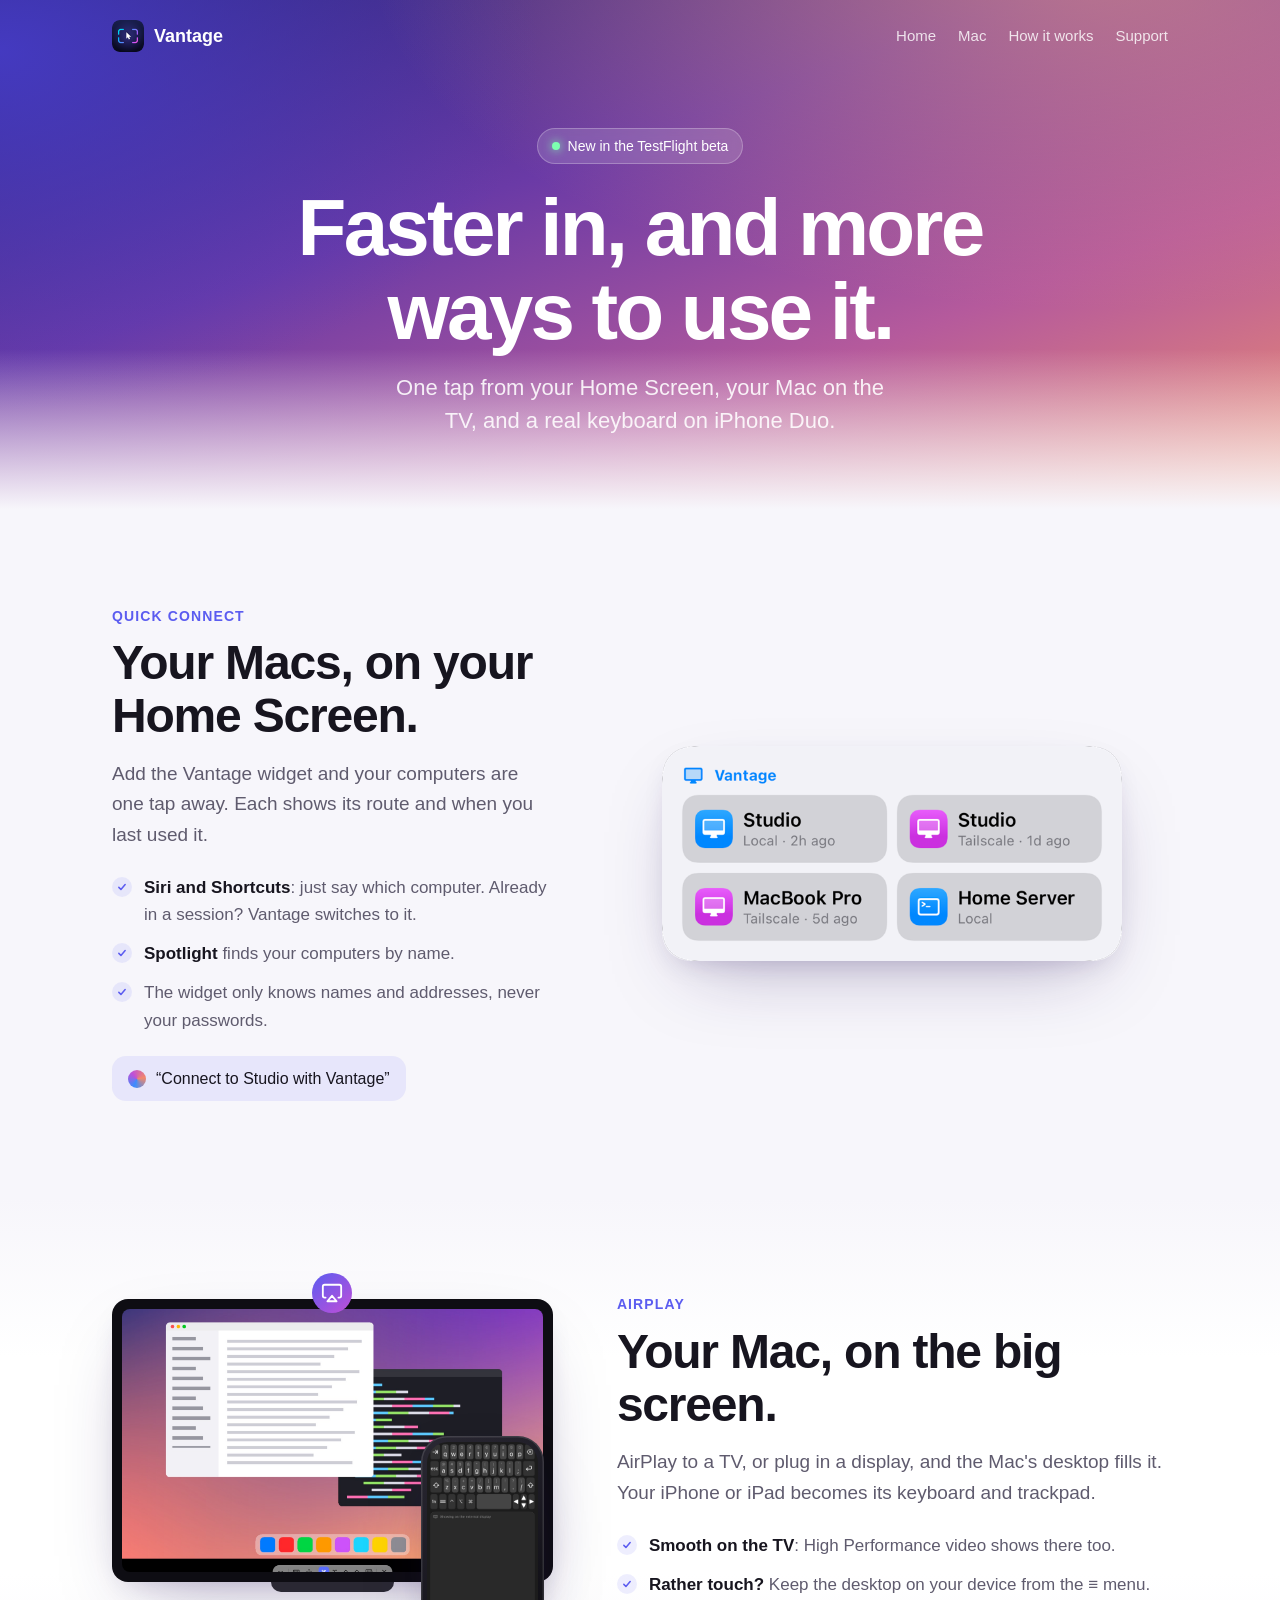
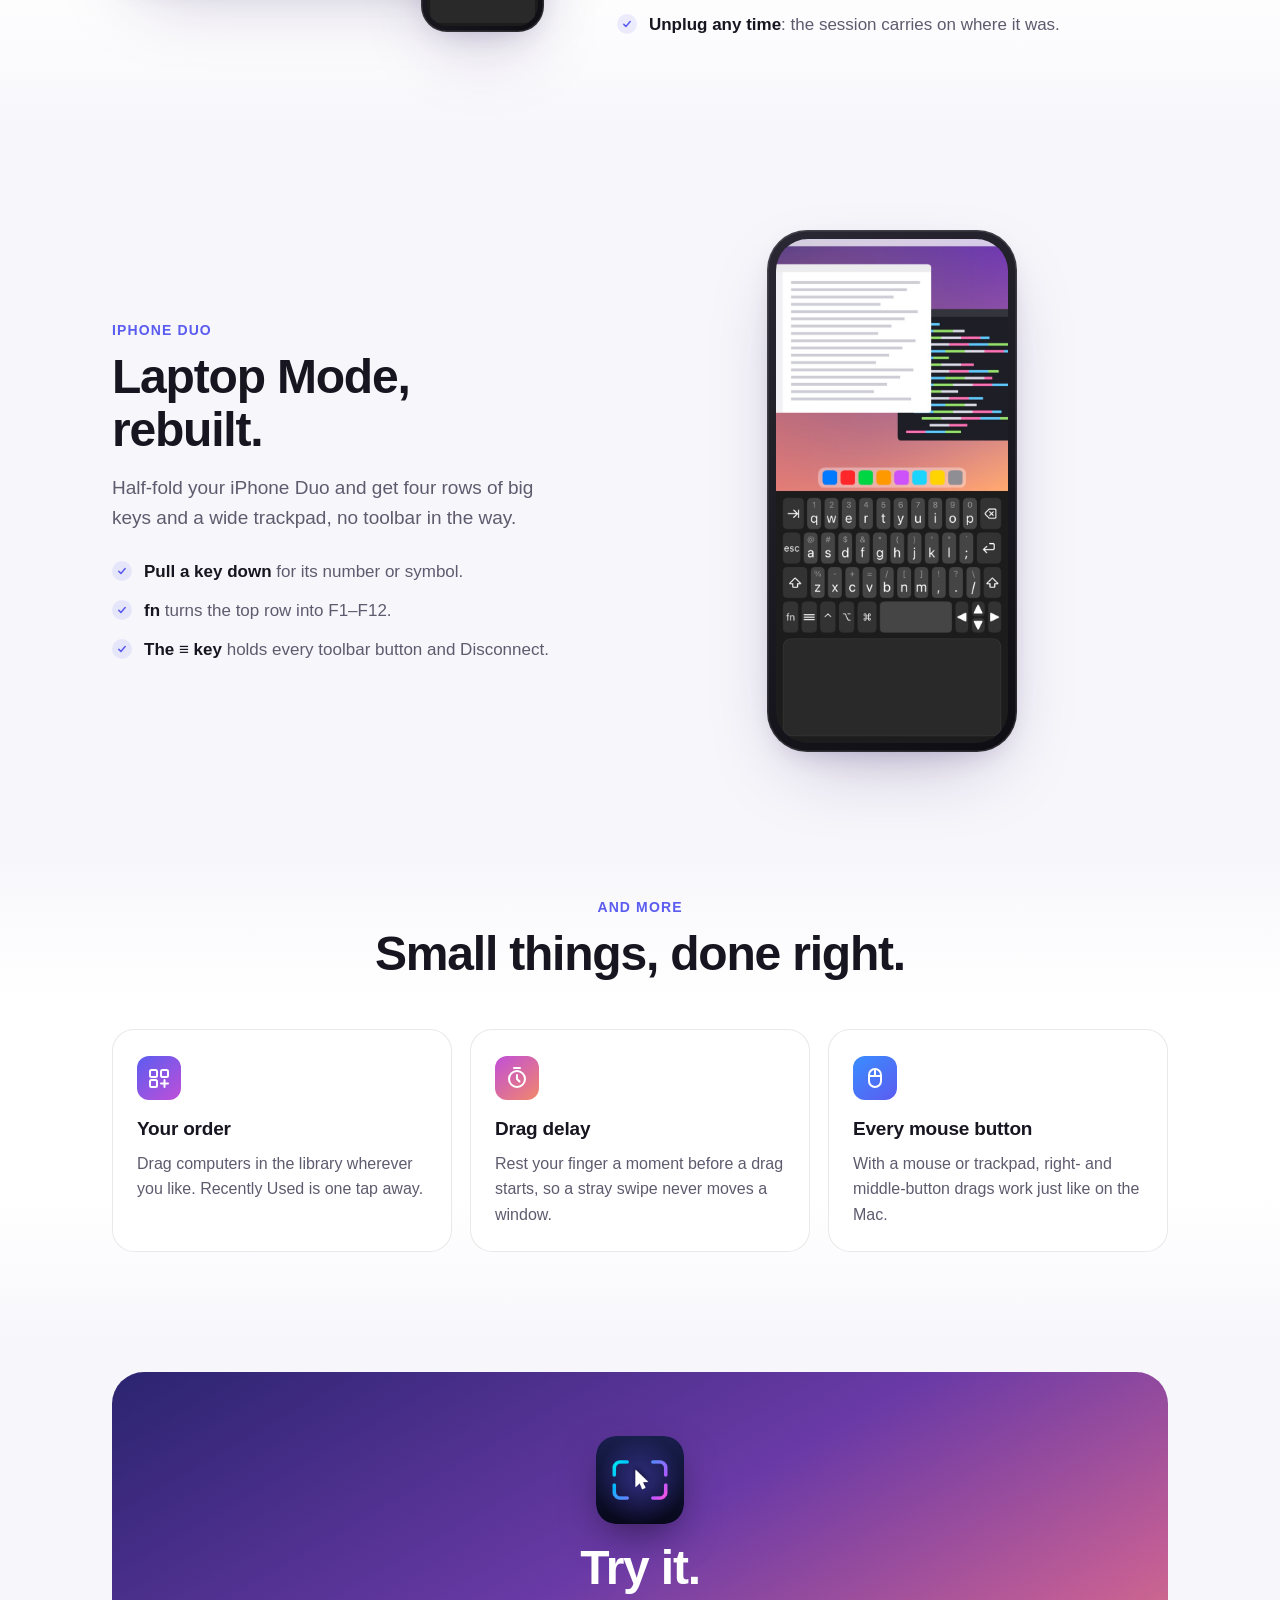
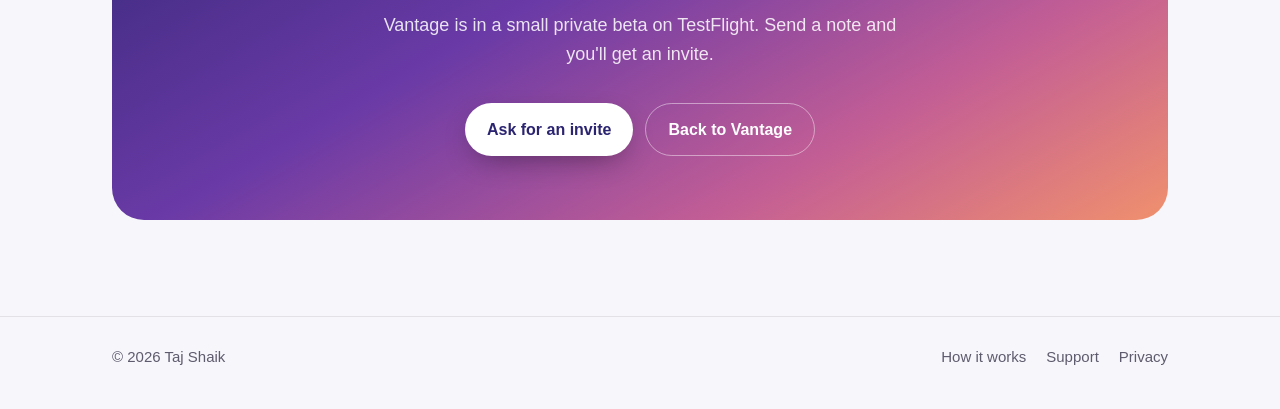
<file: new.html>
<!doctype html>
<html lang="en">
<head>
<meta charset="utf-8">
<meta name="viewport" content="width=device-width, initial-scale=1">
<title>What's New in Vantage</title>
<meta name="description" content="New in Vantage: a Quick Connect widget and Siri, your Mac on the TV with AirPlay, a rebuilt Laptop Mode keyboard, and a library in your own order.">
<meta property="og:title" content="What's New in Vantage">
<meta property="og:image" content="img/tabletop.jpg">
<link rel="icon" href="img/icon-256.png">
<link rel="apple-touch-icon" href="img/icon-256.png">
<link rel="stylesheet" href="home.css">
<style>
.hero.short { padding-bottom: 72px; }
.hero.short h1 { max-width: 16ch; }
.widgets { display: grid; gap: 16px; justify-items: center; }
.widgets img { width: 100%; max-width: 460px; border-radius: 28px; box-shadow: var(--shadow); }
.widgets img.small { max-width: 220px; }
.dark-only { display: none; }
@media (prefers-color-scheme: dark) {
  :root:not([data-theme="light"]) .light-only { display: none; }
  :root:not([data-theme="light"]) .dark-only { display: block; }
}
.siri {
  display: inline-flex; align-items: center; gap: 10px; margin-top: 22px; padding: 10px 16px; border-radius: 14px;
  background: var(--chip); color: var(--fg); font-size: 16px;
}
.siri::before {
  content: ""; width: 18px; height: 18px; border-radius: 50%; flex: none;
  background: conic-gradient(from 200deg, #3a8dff, #c04fd8, #f2876b, #3a8dff);
}
/* A TV with the Mac on it, and the phone below it as the controller. */
.stage { position: relative; max-width: 620px; margin: 0 auto; padding-bottom: 40px; }
.tv { background: #0e0d13; border-radius: 16px; padding: 10px; box-shadow: var(--shadow); }
.tv img { border-radius: 8px; aspect-ratio: 16 / 10; object-fit: cover; width: 100%; }
.tv-stand { width: 28%; height: 10px; margin: 0 auto; background: #2a2833; border-radius: 0 0 10px 10px; }
.stage .phone { position: absolute; right: 2%; bottom: 0; width: 28%; max-width: 170px; padding: 6px; border-radius: 26px; }
.stage .phone img { border-radius: 21px; aspect-ratio: 640 / 1059; }
.airplay { position: absolute; left: 50%; top: -26px; transform: translateX(-50%); width: 40px; height: 40px;
  border-radius: 50%; display: grid; place-items: center; color: #fff; background: linear-gradient(140deg, var(--accent), var(--accent-2)); }
.airplay svg { width: 22px; height: 22px; }
</style>
</head>
<body>

<header class="top">
  <div class="wrap">
    <a class="brand" href="./"><img src="img/icon-256.png" alt="">Vantage</a>
    <nav>
      <a href="./">Home</a>
      <a class="hide-s" href="mac.html">Mac</a>
      <a class="hide-s" href="how.html">How it works</a>
      <a href="support.html">Support</a>
    </nav>
  </div>
</header>

<div class="hero short">
  <div class="wrap">
    <span class="eyebrow"><span class="dot"></span>New in the TestFlight beta</span>
    <h1>Faster in, and more ways to use it.</h1>
    <p class="lede">One tap from your Home Screen, your Mac on the TV, and a real keyboard on iPhone Duo.</p>
  </div>
</div>

<section>
  <div class="wrap split">
    <div>
      <div class="kicker">Quick Connect</div>
      <h2>Your Macs, on your Home Screen.</h2>
      <p class="sub">Add the Vantage widget and your computers are one tap away. Each shows its route and when you last used it.</p>
      <ul class="points">
        <li><span><b>Siri and Shortcuts</b>: just say which computer. Already in a session? Vantage switches to it.</span></li>
        <li><span><b>Spotlight</b> finds your computers by name.</span></li>
        <li><span>The widget only knows names and addresses, never your passwords.</span></li>
      </ul>
      <span class="siri">“Connect to Studio with Vantage”</span>
    </div>
    <div class="widgets">
      <img class="light-only" src="img/widget-medium-light.png" width="700" height="327" loading="lazy"
           alt="The Vantage widget listing four computers, each with Local or Tailscale and when it was last used">
      <img class="dark-only" src="img/widget-medium-dark.png" width="700" height="327" loading="lazy" alt="">
    </div>
  </div>
</section>

<section class="band">
  <div class="wrap split flip">
    <div>
      <div class="kicker">AirPlay</div>
      <h2>Your Mac, on the big screen.</h2>
      <p class="sub">AirPlay to a TV, or plug in a display, and the Mac's desktop fills it. Your iPhone or iPad becomes its keyboard and trackpad.</p>
      <ul class="points">
        <li><span><b>Smooth on the TV</b>: High Performance video shows there too.</span></li>
        <li><span><b>Rather touch?</b> Keep the desktop on your device from the ≡ menu.</span></li>
        <li><span><b>Unplug any time</b>: the session carries on where it was.</span></li>
      </ul>
    </div>
    <div class="stage">
      <div class="airplay" aria-hidden="true"><svg viewBox="0 0 24 24" fill="none" stroke="currentColor" stroke-width="2" stroke-linecap="round" stroke-linejoin="round"><path d="M5 17H4a2 2 0 01-2-2V5a2 2 0 012-2h16a2 2 0 012 2v10a2 2 0 01-2 2h-1"/><path d="M12 15l5 6H7z"/></svg></div>
      <div class="tv"><img src="img/session.jpg" width="1600" height="1100" loading="lazy" alt="A Mac desktop on a TV"></div>
      <div class="tv-stand"></div>
      <div class="phone"><img src="img/airplay-controller.jpg" width="640" height="1059" loading="lazy"
           alt="An iPhone showing a Mac keyboard and a trackpad that reads Showing on the external display"></div>
    </div>
  </div>
</section>

<section>
  <div class="wrap split">
    <div>
      <div class="kicker">iPhone Duo</div>
      <h2>Laptop Mode, rebuilt.</h2>
      <p class="sub">Half-fold your iPhone Duo and get four rows of big keys and a wide trackpad, no toolbar in the way.</p>
      <ul class="points">
        <li><span><b>Pull a key down</b> for its number or symbol.</span></li>
        <li><span><b>fn</b> turns the top row into F1–F12.</span></li>
        <li><span><b>The ≡ key</b> holds every toolbar button and Disconnect.</span></li>
      </ul>
    </div>
    <div class="phone"><img src="img/tabletop.jpg" width="640" height="1391" loading="lazy"
         alt="Laptop Mode: the Mac above the fold, a four-row keyboard and a trackpad below"></div>
  </div>
</section>

<section class="band" style="padding-top:48px">
  <div class="wrap">
    <div class="center">
      <div class="kicker">And more</div>
      <h2>Small things, done right.</h2>
    </div>
    <div class="grid">
      <div class="card">
        <div class="icon"><svg viewBox="0 0 24 24" fill="none" stroke="currentColor" stroke-width="2" stroke-linecap="round" stroke-linejoin="round"><rect x="3" y="4" width="7" height="7" rx="1.5"/><rect x="14" y="4" width="7" height="7" rx="1.5"/><rect x="3" y="14" width="7" height="7" rx="1.5"/><path d="M17.5 14v7M14 17.5h7"/></svg></div>
        <h3>Your order</h3>
        <p>Drag computers in the library wherever you like. Recently Used is one tap away.</p>
      </div>
      <div class="card">
        <div class="icon warm"><svg viewBox="0 0 24 24" fill="none" stroke="currentColor" stroke-width="2" stroke-linecap="round" stroke-linejoin="round"><circle cx="12" cy="13" r="8"/><path d="M12 9v4l2.5 2.5M9 2h6"/></svg></div>
        <h3>Drag delay</h3>
        <p>Rest your finger a moment before a drag starts, so a stray swipe never moves a window.</p>
      </div>
      <div class="card">
        <div class="icon cool"><svg viewBox="0 0 24 24" fill="none" stroke="currentColor" stroke-width="2" stroke-linecap="round" stroke-linejoin="round"><rect x="6" y="3" width="12" height="18" rx="6"/><path d="M12 3v7M6 10h12"/></svg></div>
        <h3>Every mouse button</h3>
        <p>With a mouse or trackpad, right- and middle-button drags work just like on the Mac.</p>
      </div>
    </div>
  </div>
</section>

<section id="beta" style="padding-top:24px">
  <div class="wrap">
    <div class="closer">
      <img src="img/icon-256.png" alt="">
      <h2>Try it.</h2>
      <p>Vantage is in a small private beta on TestFlight. Send a note and you'll get an invite.</p>
      <div class="ctas">
        <a class="btn primary" href="mailto:tajshaik24@gmail.com?subject=Vantage%20beta">Ask for an invite</a>
        <a class="btn ghost" href="./">Back to Vantage</a>
      </div>
    </div>
  </div>
</section>

<footer>
  <div class="wrap">
    <span>© 2026 Taj Shaik</span>
    <nav><a href="how.html">How it works</a><a href="support.html">Support</a><a href="privacy.html">Privacy</a></nav>
  </div>
</footer>

</body>
</html>
</file>
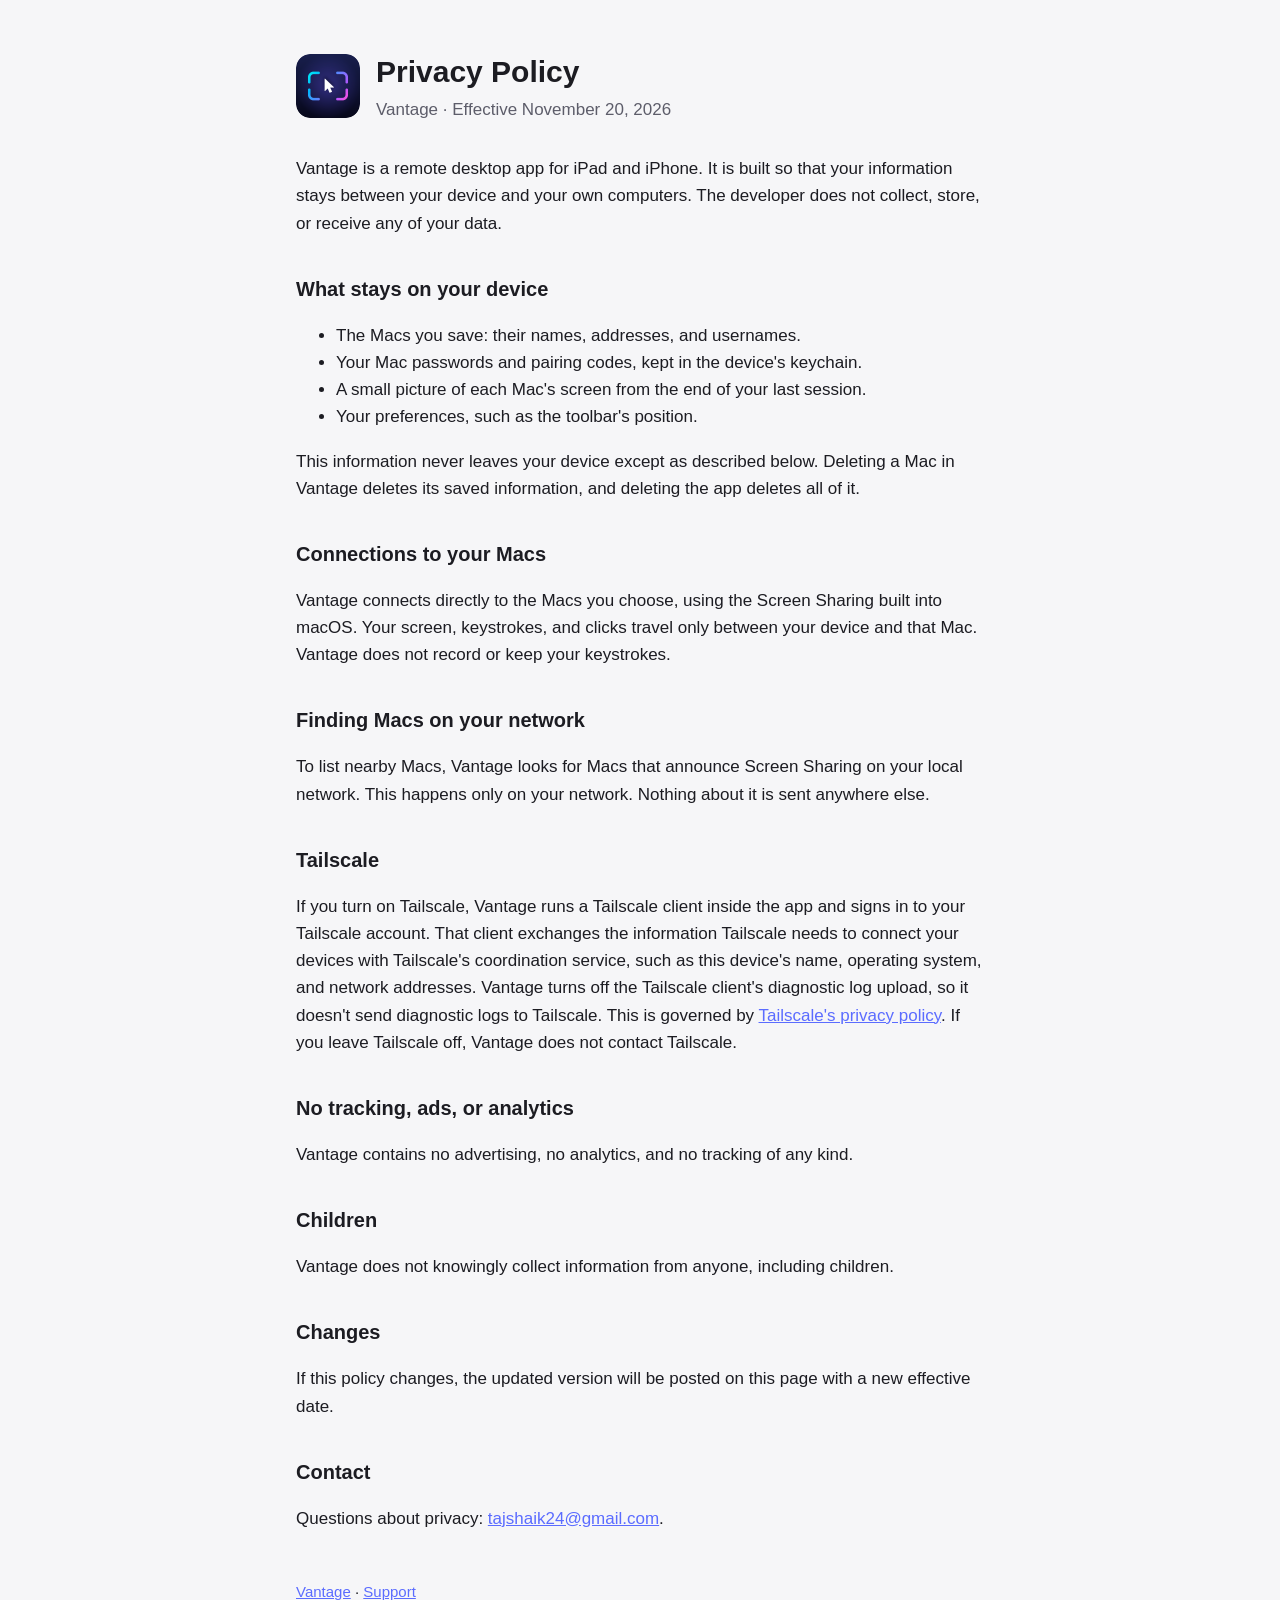
<file: privacy.html>
<!doctype html>
<html lang="en">
<head>
<meta charset="utf-8">
<meta name="viewport" content="width=device-width, initial-scale=1">
<title>Vantage Privacy Policy</title>
<link rel="stylesheet" href="style.css">
</head>
<body>
<main>
<header><img src="icon.png" alt=""><div><h1>Privacy Policy</h1><div class="muted">Vantage · Effective November 20, 2026</div></div></header>

<p>Vantage is a remote desktop app for iPad and iPhone. It is built so that your information stays between your
device and your own computers. The developer does not collect, store, or receive any of your data.</p>

<h2>What stays on your device</h2>
<ul>
<li>The Macs you save: their names, addresses, and usernames.</li>
<li>Your Mac passwords and pairing codes, kept in the device's keychain.</li>
<li>A small picture of each Mac's screen from the end of your last session.</li>
<li>Your preferences, such as the toolbar's position.</li>
</ul>
<p>This information never leaves your device except as described below. Deleting a Mac in Vantage deletes its saved
information, and deleting the app deletes all of it.</p>

<h2>Connections to your Macs</h2>
<p>Vantage connects directly to the Macs you choose, using the Screen Sharing built into macOS. Your screen,
keystrokes, and clicks travel only between your device and that Mac. Vantage does not record or keep your keystrokes.</p>

<h2>Finding Macs on your network</h2>
<p>To list nearby Macs, Vantage looks for Macs that announce Screen Sharing on your local network. This happens only
on your network. Nothing about it is sent anywhere else.</p>

<h2>Tailscale</h2>
<p>If you turn on Tailscale, Vantage runs a Tailscale client inside the app and signs in to your Tailscale account.
That client exchanges the information Tailscale needs to connect your devices with Tailscale's coordination
service, such as this device's name, operating system, and network addresses. Vantage turns off the Tailscale client's diagnostic log upload, so it doesn't send diagnostic logs to Tailscale. This is
governed by <a href="https://tailscale.com/privacy-policy">Tailscale's privacy policy</a>. If you leave Tailscale off,
Vantage does not contact Tailscale.</p>

<h2>No tracking, ads, or analytics</h2>
<p>Vantage contains no advertising, no analytics, and no tracking of any kind.</p>

<h2>Children</h2>
<p>Vantage does not knowingly collect information from anyone, including children.</p>

<h2>Changes</h2>
<p>If this policy changes, the updated version will be posted on this page with a new effective date.</p>

<h2>Contact</h2>
<p>Questions about privacy: <a href="mailto:tajshaik24@gmail.com">tajshaik24@gmail.com</a>.</p>

<nav><a href="./">Vantage</a> · <a href="support.html">Support</a></nav>
</main>
</body>
</html>
</file>
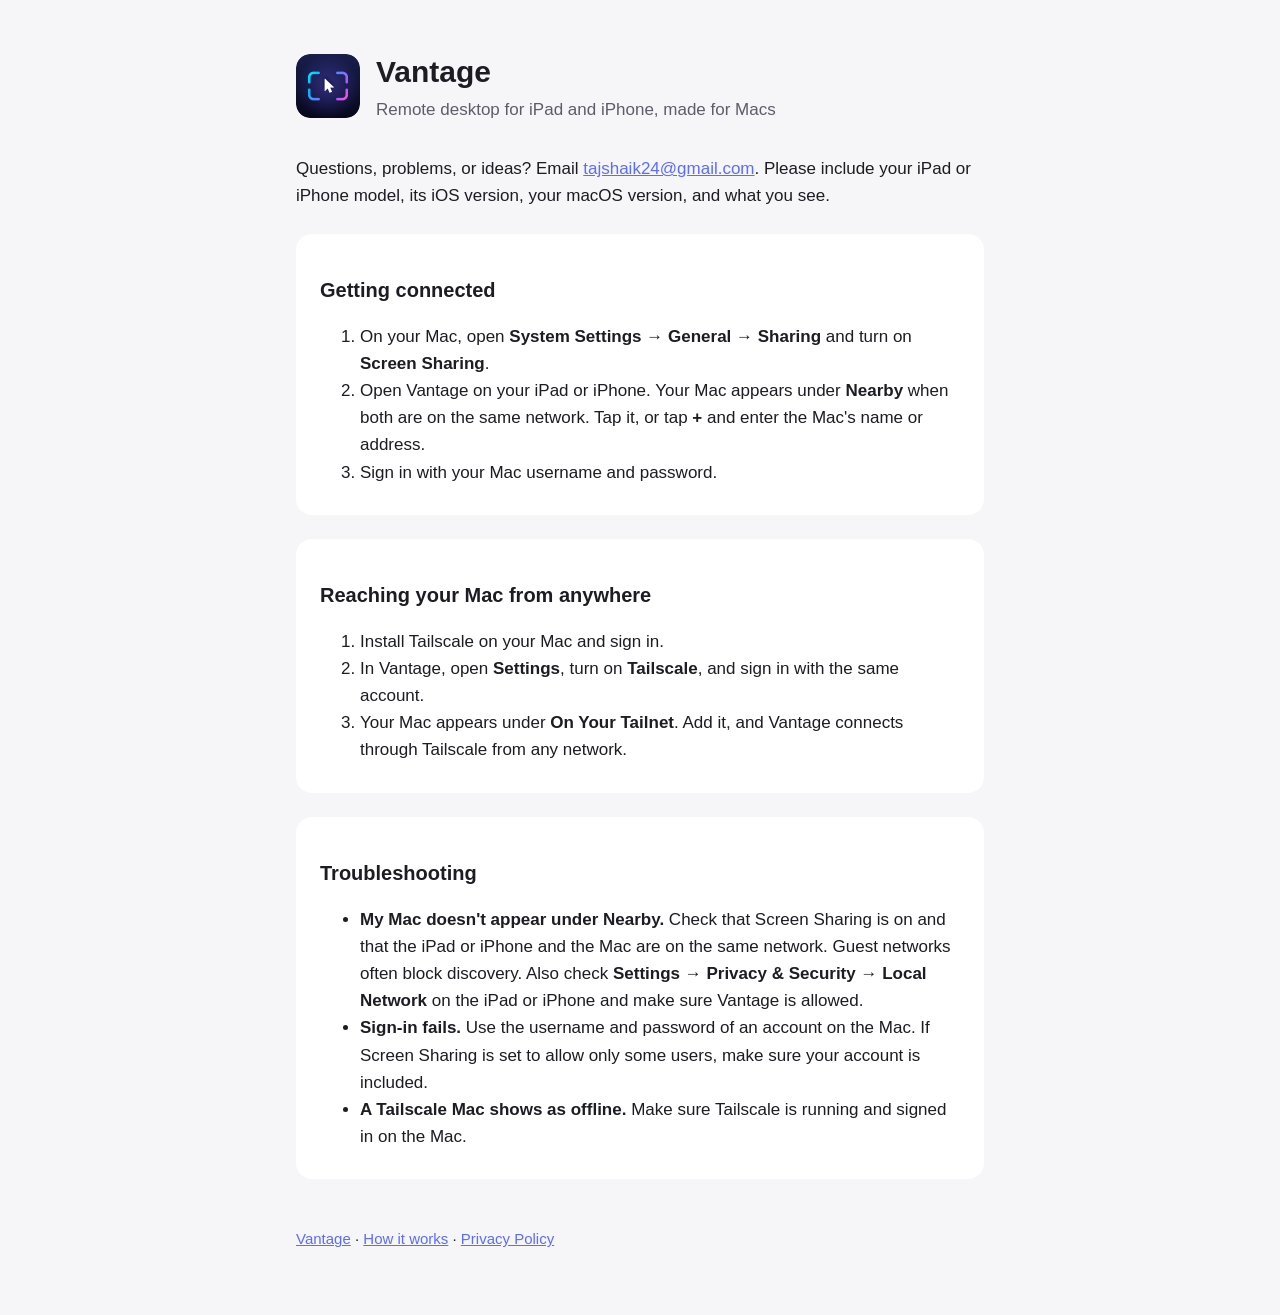
<file: support.html>
<!doctype html>
<html lang="en">
<head>
<meta charset="utf-8">
<meta name="viewport" content="width=device-width, initial-scale=1">
<title>Vantage Support</title>
<link rel="stylesheet" href="style.css">
</head>
<body>
<main>
<header><img src="icon.png" alt=""><div><h1>Vantage</h1><div class="muted">Remote desktop for iPad and iPhone, made for Macs</div></div></header>

<p>Questions, problems, or ideas? Email <a href="mailto:tajshaik24@gmail.com">tajshaik24@gmail.com</a>. Please include your iPad or iPhone model,
its iOS version, your macOS version, and what you see.</p>

<section class="card">
<h2>Getting connected</h2>
<ol>
<li>On your Mac, open <b>System Settings → General → Sharing</b> and turn on <b>Screen Sharing</b>.</li>
<li>Open Vantage on your iPad or iPhone. Your Mac appears under <b>Nearby</b> when both are on the same network. Tap it, or tap
<b>+</b> and enter the Mac's name or address.</li>
<li>Sign in with your Mac username and password.</li>
</ol>
</section>

<section class="card">
<h2>Reaching your Mac from anywhere</h2>
<ol>
<li>Install Tailscale on your Mac and sign in.</li>
<li>In Vantage, open <b>Settings</b>, turn on <b>Tailscale</b>, and sign in with the same account.</li>
<li>Your Mac appears under <b>On Your Tailnet</b>. Add it, and Vantage connects through Tailscale from any network.</li>
</ol>
</section>

<section class="card">
<h2>Troubleshooting</h2>
<ul>
<li><b>My Mac doesn't appear under Nearby.</b> Check that Screen Sharing is on and that the iPad or iPhone and the Mac are on the
same network. Guest networks often block discovery. Also check <b>Settings → Privacy &amp; Security → Local Network</b>
on the iPad or iPhone and make sure Vantage is allowed.</li>
<li><b>Sign-in fails.</b> Use the username and password of an account on the Mac. If Screen Sharing is set to
allow only some users, make sure your account is included.</li>
<li><b>A Tailscale Mac shows as offline.</b> Make sure Tailscale is running and signed in on the Mac.</li>
</ul>
</section>

<nav><a href="./">Vantage</a> · <a href="how.html">How it works</a> · <a href="privacy.html">Privacy Policy</a></nav>
</main>
</body>
</html>
</file>
<file: home.css>
:root {
  --bg: #f7f6fb; --bg-2: #ffffff; --fg: #17151f; --muted: #5f5b6e; --line: rgba(23, 21, 31, .09);
  --accent: #5b5cf0; --accent-2: #c04fd8; --accent-3: #f2876b; --card: #ffffff; --chip: rgba(91, 92, 240, .1);
  --shadow: 0 30px 80px -30px rgba(40, 20, 90, .35), 0 10px 30px -15px rgba(40, 20, 90, .25);
  --hero-ink: #ffffff;
}
@media (prefers-color-scheme: dark) {
  :root:not([data-theme="light"]) {
    --bg: #0b0a14; --bg-2: #12101e; --fg: #eeecf6; --muted: #a6a2b8; --line: rgba(255, 255, 255, .09);
    --accent: #8f90ff; --accent-2: #db7bf0; --accent-3: #ffa287; --card: #161427; --chip: rgba(143, 144, 255, .14);
    --shadow: 0 30px 80px -30px rgba(0, 0, 0, .8), 0 10px 30px -15px rgba(0, 0, 0, .6);
  }
}
:root[data-theme="dark"] {
  --bg: #0b0a14; --bg-2: #12101e; --fg: #eeecf6; --muted: #a6a2b8; --line: rgba(255, 255, 255, .09);
  --accent: #8f90ff; --accent-2: #db7bf0; --accent-3: #ffa287; --card: #161427; --chip: rgba(143, 144, 255, .14);
  --shadow: 0 30px 80px -30px rgba(0, 0, 0, .8), 0 10px 30px -15px rgba(0, 0, 0, .6);
}
* { box-sizing: border-box; }
html { scroll-behavior: smooth; }
body {
  margin: 0; background: var(--bg); color: var(--fg);
  font: 17px/1.6 -apple-system, BlinkMacSystemFont, "SF Pro Text", "Helvetica Neue", Helvetica, Arial, sans-serif;
  -webkit-font-smoothing: antialiased; overflow-x: hidden;
}
img { max-width: 100%; height: auto; display: block; }
a { color: var(--accent); text-decoration: none; }
a:hover { text-decoration: underline; }
.wrap { max-width: 1120px; margin: 0 auto; padding: 0 16px; }
@media (min-width: 720px) { .wrap { padding: 0 32px; } }

/* Top bar */
.top { position: absolute; inset: 0 0 auto; z-index: 3; }
.top .wrap { display: flex; align-items: center; justify-content: space-between; height: 72px; }
.brand { display: flex; align-items: center; gap: 10px; color: var(--hero-ink); font-weight: 650; font-size: 18px; }
.brand img { width: 32px; height: 32px; border-radius: 8px; }
.top nav { display: flex; gap: 22px; font-size: 15px; }
.top nav a { color: rgba(255, 255, 255, .82); }
.top nav a:hover { color: #fff; text-decoration: none; }
@media (max-width: 560px) { .top nav a.hide-s { display: none; } }

/* Hero */
.hero {
  position: relative; color: var(--hero-ink); padding: 128px 0 0; overflow: hidden;
  background:
    radial-gradient(1200px 600px at 85% -10%, rgba(255, 170, 120, .55), transparent 60%),
    radial-gradient(900px 600px at 0% 10%, rgba(70, 60, 200, .9), transparent 60%),
    linear-gradient(160deg, #2b2470 0%, #6a3aa6 38%, #b55a9c 68%, #f0906d 100%);
}
.hero::after { /* fades the hero into the page */
  content: ""; position: absolute; inset: auto 0 0; height: 160px; background: linear-gradient(transparent, var(--bg));
}
.hero .wrap { position: relative; z-index: 1; text-align: center; }
.eyebrow {
  display: inline-flex; align-items: center; gap: 8px; padding: 6px 14px; border-radius: 999px; font-size: 14px;
  background: rgba(255, 255, 255, .14); border: 1px solid rgba(255, 255, 255, .25); backdrop-filter: blur(8px);
}
.eyebrow .dot { width: 8px; height: 8px; border-radius: 50%; background: #7dffb0; box-shadow: 0 0 10px #7dffb0; }
h1 {
  font-size: clamp(40px, 7.2vw, 80px); line-height: 1.04; letter-spacing: -.035em; margin: 22px auto 18px;
  font-weight: 750; max-width: 14ch;
}
.lede { font-size: clamp(18px, 2.2vw, 22px); line-height: 1.5; max-width: 40ch; margin: 0 auto; color: rgba(255, 255, 255, .88); }
.ctas { display: flex; gap: 12px; justify-content: center; flex-wrap: wrap; margin: 34px 0 0; }
.btn {
  display: inline-flex; align-items: center; gap: 8px; padding: 13px 22px; border-radius: 999px; font-weight: 600;
  font-size: 16px; transition: transform .15s ease, box-shadow .15s ease;
}
.btn:hover { text-decoration: none; transform: translateY(-1px); }
.btn.primary { background: #fff; color: #2b2470; box-shadow: 0 10px 30px -10px rgba(0, 0, 0, .45); }
.btn.ghost { color: #fff; border: 1px solid rgba(255, 255, 255, .45); }
.note { font-size: 14px; color: rgba(255, 255, 255, .7); margin-top: 14px; }

/* Device frames */
.ipad {
  margin: 56px auto 0; max-width: 960px; padding: 14px; border-radius: 34px;
  background: linear-gradient(145deg, #2a2833, #0e0d13); box-shadow: var(--shadow), inset 0 0 0 1.5px rgba(255, 255, 255, .12);
}
.ipad img { border-radius: 22px; aspect-ratio: 4 / 3; width: 100%; object-fit: cover; }
.ipad img.natural { aspect-ratio: auto; height: auto; }
@media (max-width: 560px) { .ipad { padding: 7px; border-radius: 20px; } .ipad img { border-radius: 14px; } }
.phone {
  width: 100%; max-width: 250px; padding: 9px; border-radius: 40px; margin: 0 auto;
  background: linear-gradient(145deg, #2a2833, #0e0d13); box-shadow: var(--shadow), inset 0 0 0 1.5px rgba(255, 255, 255, .12);
}
.phone img { border-radius: 32px; aspect-ratio: 640 / 1391; object-fit: cover; width: 100%; }

/* Sections */
section { padding: 96px 0; }
@media (max-width: 720px) { section { padding: 64px 0; } }
.kicker { font-size: 14px; font-weight: 650; letter-spacing: .08em; text-transform: uppercase; color: var(--accent); }
h2 { font-size: clamp(30px, 4.4vw, 48px); line-height: 1.1; letter-spacing: -.025em; margin: 10px 0 16px; font-weight: 720; }
.sub { color: var(--muted); font-size: 19px; max-width: 58ch; margin: 0; }
.center { text-align: center; }
.center .sub { margin: 0 auto; }

/* Feature grid */
.grid { display: grid; gap: 18px; grid-template-columns: repeat(auto-fit, minmax(260px, 1fr)); margin-top: 48px; }
.card {
  background: var(--card); border: 1px solid var(--line); border-radius: 22px; padding: 26px 24px 24px;
  transition: transform .2s ease, box-shadow .2s ease;
}
.card:hover { transform: translateY(-2px); box-shadow: var(--shadow); }
.card h3 { font-size: 19px; margin: 14px 0 6px; letter-spacing: -.01em; }
.card p { margin: 0; color: var(--muted); font-size: 16px; }
.icon {
  width: 44px; height: 44px; border-radius: 12px; display: grid; place-items: center; color: #fff;
  background: linear-gradient(140deg, var(--accent), var(--accent-2));
}
.icon svg { width: 24px; height: 24px; }
.icon.warm { background: linear-gradient(140deg, var(--accent-2), var(--accent-3)); }
.icon.cool { background: linear-gradient(140deg, #3a8dff, var(--accent)); }

/* Split rows */
.split { display: grid; gap: 48px; align-items: center; grid-template-columns: 1fr; }
@media (min-width: 900px) { .split { grid-template-columns: 1fr 1.25fr; gap: 64px; } .split.flip > :first-child { order: 2; } }
.shot { border-radius: 18px; box-shadow: var(--shadow); border: 1px solid var(--line); width: 100%; }
.points { list-style: none; padding: 0; margin: 24px 0 0; display: grid; gap: 12px; }
.points li { display: flex; gap: 12px; color: var(--muted); }
.points li::before {
  content: ""; flex: none; width: 20px; height: 20px; margin-top: 3px; border-radius: 50%;
  background: var(--chip) url("data:image/svg+xml,%3Csvg xmlns='http://www.w3.org/2000/svg' viewBox='0 0 20 20'%3E%3Cpath d='M5.5 10.5l3 3 6-7' fill='none' stroke='%235b5cf0' stroke-width='2.2' stroke-linecap='round' stroke-linejoin='round'/%3E%3C/svg%3E") center / 14px no-repeat;
}
.points b { color: var(--fg); font-weight: 600; }

/* High Performance band */
.band {
  background: linear-gradient(180deg, var(--bg), var(--bg-2) 30%, var(--bg-2) 70%, var(--bg));
}
.stats { display: grid; gap: 12px; grid-template-columns: repeat(3, 1fr); margin-top: 28px; }
@media (max-width: 420px) { .stats { grid-template-columns: 1fr 1fr; } }
.stat { background: var(--chip); border-radius: 14px; padding: 12px 16px; }
.stat b { display: block; font-size: 26px; letter-spacing: -.02em; color: var(--fg); }
.stat span { font-size: 14px; color: var(--muted); }

/* Phones row */
.phones { display: grid; gap: 28px; grid-template-columns: 1fr; margin-top: 48px; }
@media (min-width: 720px) { .phones { grid-template-columns: repeat(3, 1fr); } }
.phones figure { margin: 0; }
.phones figcaption { text-align: center; margin-top: 16px; color: var(--muted); font-size: 15px; }
.phones figcaption b { display: block; color: var(--fg); font-size: 17px; }

/* Steps */
.steps { display: grid; gap: 18px; grid-template-columns: repeat(auto-fit, minmax(240px, 1fr)); margin-top: 44px; counter-reset: step; }
.step { background: var(--card); border: 1px solid var(--line); border-radius: 22px; padding: 26px 24px; }
.step::before {
  counter-increment: step; content: counter(step); display: grid; place-items: center; width: 34px; height: 34px;
  border-radius: 50%; background: var(--fg); color: var(--bg); font-weight: 700; font-size: 16px;
}
.step h3 { margin: 16px 0 6px; font-size: 19px; }
.step p { margin: 0; color: var(--muted); font-size: 16px; }

/* Closing CTA */
.closer {
  border-radius: 32px; padding: 64px 24px; text-align: center; color: #fff; position: relative; overflow: hidden;
  background: linear-gradient(150deg, #2b2470, #6a3aa6 45%, #c35e95 75%, #f0906d);
}
.closer h2 { color: #fff; }
.closer p { color: rgba(255, 255, 255, .86); max-width: 52ch; margin: 0 auto; font-size: 18px; }
.closer img { width: 88px; height: 88px; border-radius: 20px; margin: 0 auto 18px; box-shadow: 0 16px 40px -10px rgba(0, 0, 0, .5); }
.reqs { font-size: 14px; color: var(--muted); margin-top: 28px; text-align: center; }

footer { border-top: 1px solid var(--line); padding: 28px 0 40px; font-size: 15px; color: var(--muted); }
footer .wrap { display: flex; justify-content: space-between; gap: 16px; flex-wrap: wrap; }
footer nav { display: flex; gap: 20px; }
footer a { color: var(--muted); }
</file>
<file: style.css>
:root { --bg: #f6f6f8; --fg: #1c1c22; --muted: #5d5d6a; --accent: #5b6cff; --card: #ffffff; }
@media (prefers-color-scheme: dark) { :root { --bg: #0b0c18; --fg: #ececf2; --muted: #a0a0b2; --accent: #8c96ff; --card: #15172a; } }
* { box-sizing: border-box; }
body { margin: 0; background: var(--bg); color: var(--fg); font: 17px/1.6 -apple-system, BlinkMacSystemFont, "Helvetica Neue", sans-serif; }
main { max-width: 720px; margin: 0 auto; padding: 48px 16px 64px; }
header { display: flex; align-items: center; gap: 16px; margin-bottom: 32px; }
header img { width: 64px; height: 64px; border-radius: 14px; }
h1 { font-size: 30px; margin: 0; }
h2 { font-size: 20px; margin-top: 36px; }
p, li { color: var(--fg); }
.muted { color: var(--muted); }
a { color: var(--accent); }
section.card { background: var(--card); border-radius: 16px; padding: 4px 24px 12px; margin-top: 24px; }
nav { margin-top: 48px; font-size: 15px; }
</file>
